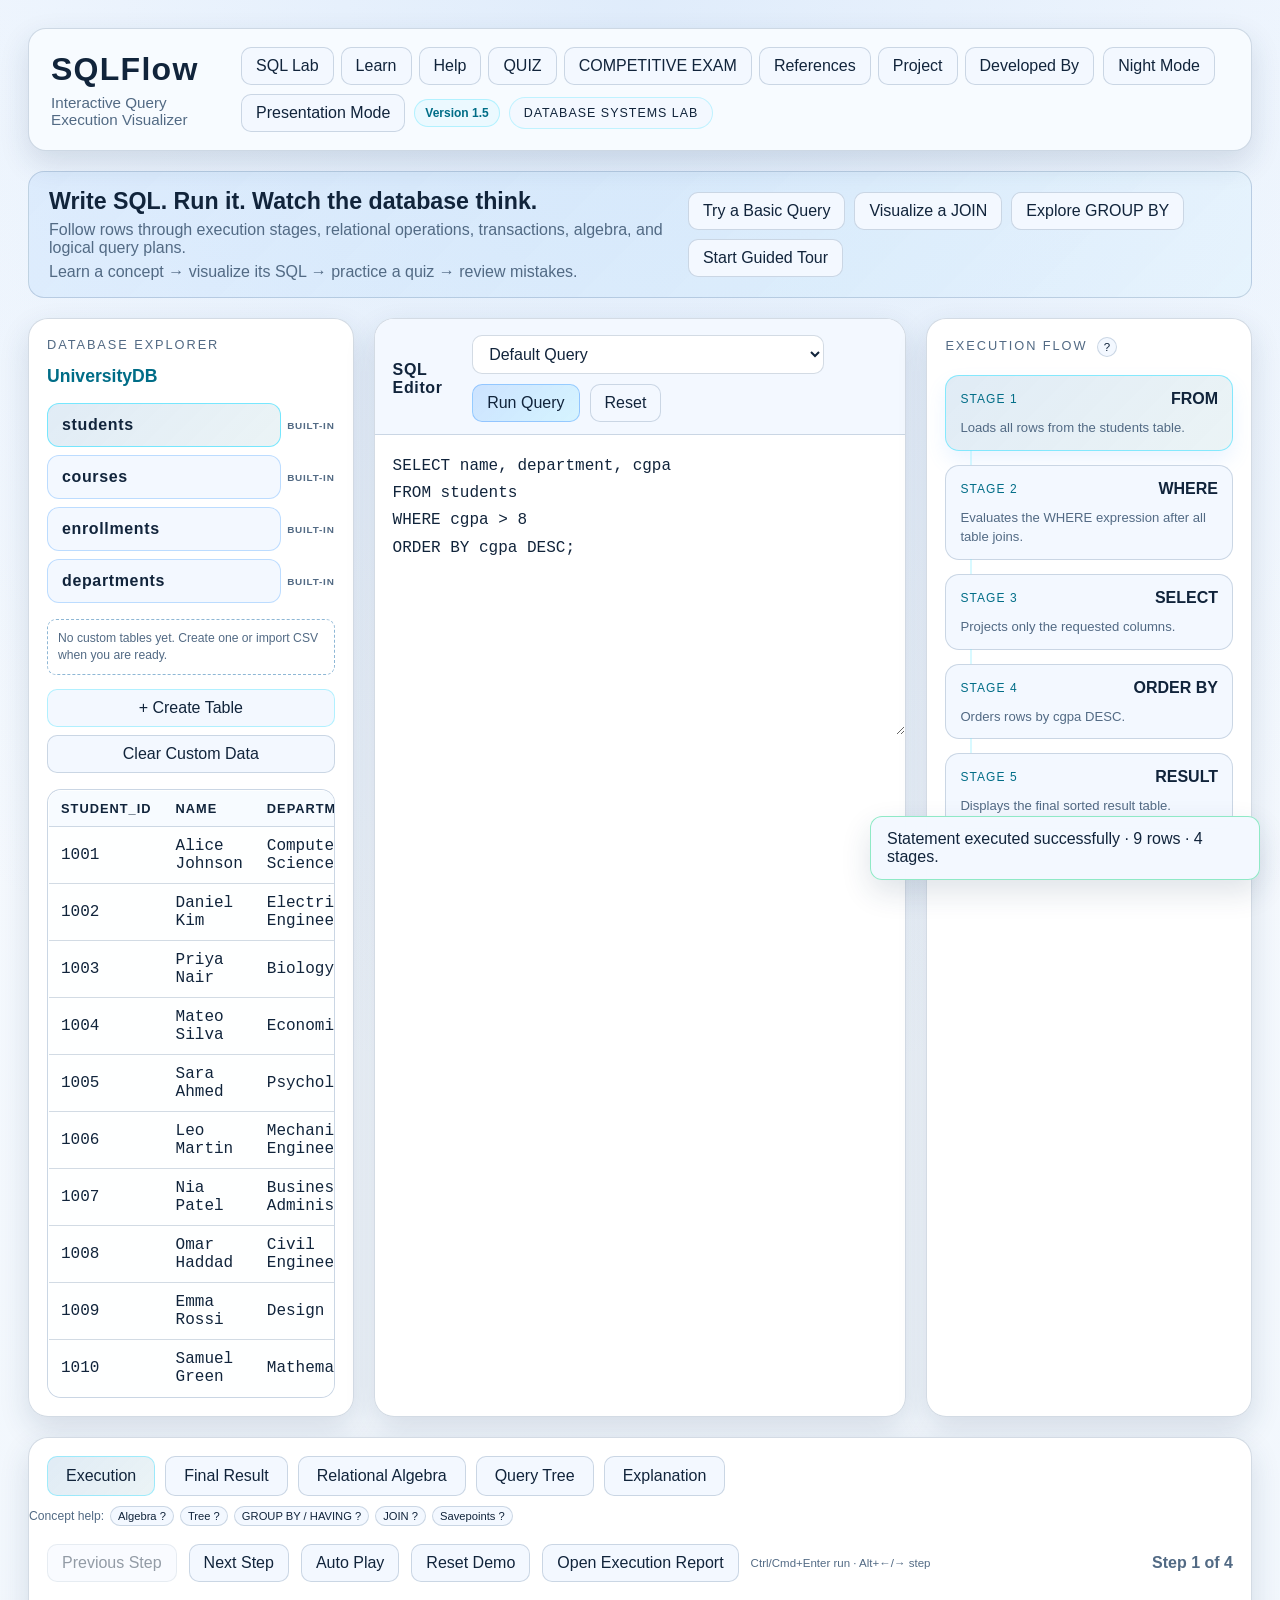
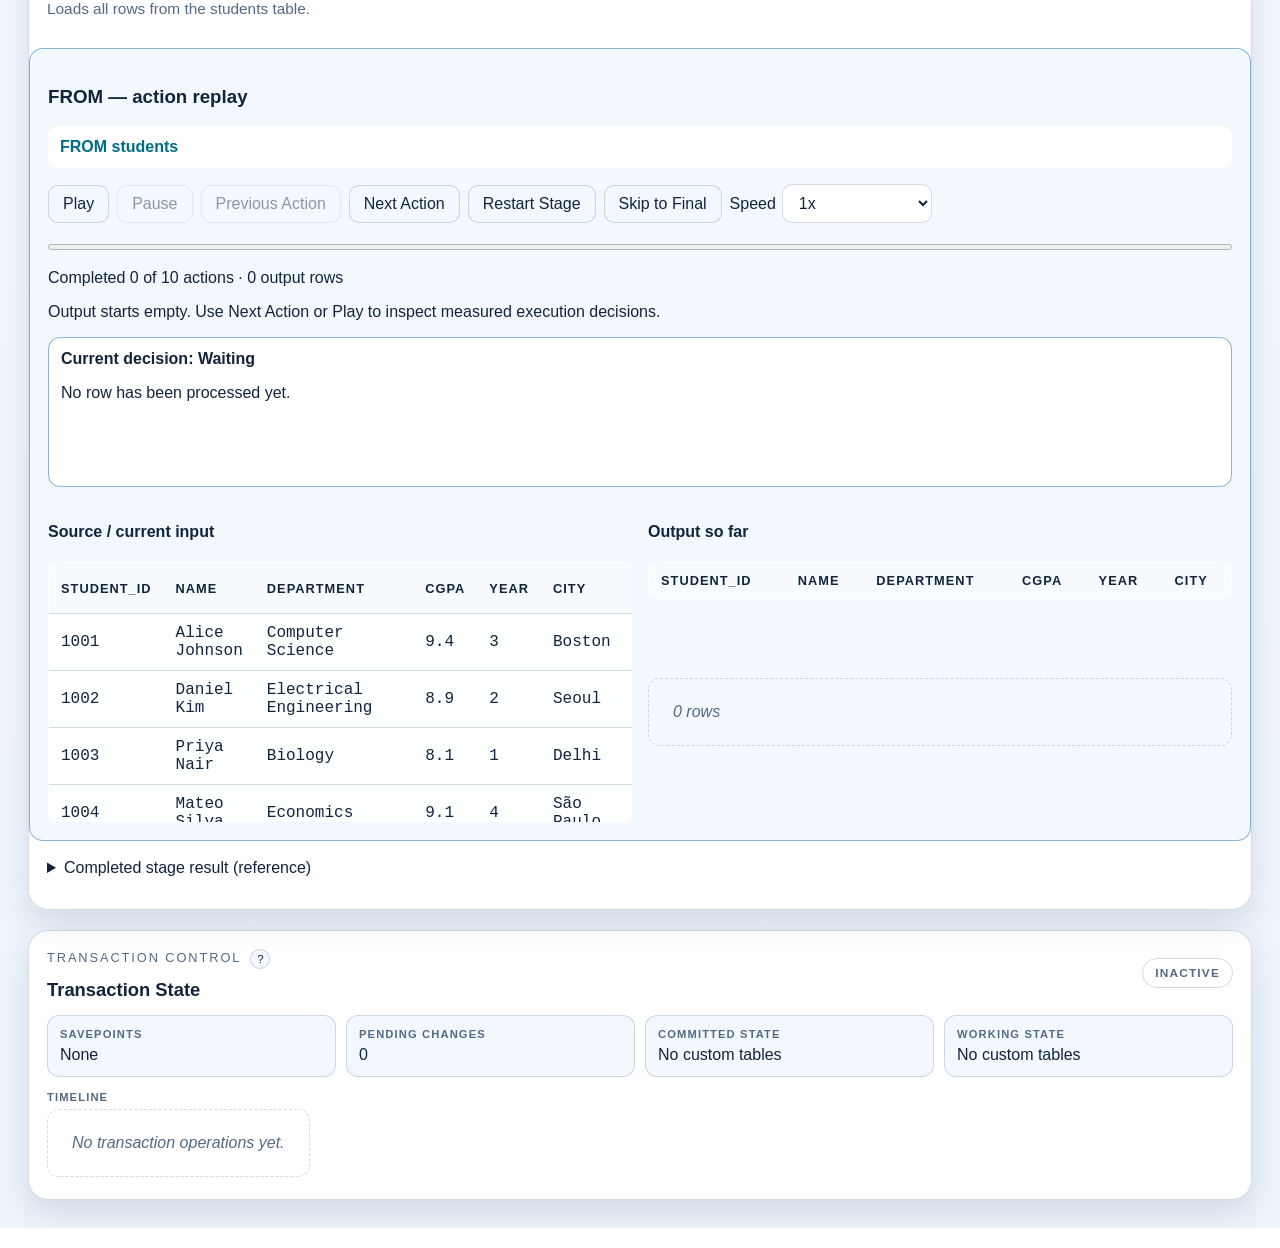
<file: index.html>
<!DOCTYPE html>
<html lang="en">
  <head>
    <meta charset="UTF-8" />
    <meta name="viewport" content="width=device-width, initial-scale=1.0" />
    <link rel="icon" href="data:," />
    <title>SQLFlow</title>
    <link rel="stylesheet" href="style.css" />
  </head>
  <body>
    <div class="app-shell">
      <header class="topbar">
        <div>
          <h1>SQLFlow</h1>
          <p>Interactive Query Execution Visualizer</p>
        </div>
        <div class="topbar-actions">
          <nav class="academic-nav" aria-label="Primary navigation">
            <button class="secondary" type="button" data-academic-section="lab">SQL Lab</button>
            <button class="secondary" type="button" data-academic-section="learn">Learn</button>
            <button class="secondary" type="button" data-academic-section="help">Help</button>
            <button class="secondary" type="button" data-academic-section="quiz">QUIZ</button>
            <button class="secondary" type="button" data-academic-section="competitive">COMPETITIVE EXAM</button>
            <button class="secondary" type="button" data-academic-section="references">References</button>
            <button class="secondary" type="button" data-academic-section="project">Project</button>
            <button class="secondary" type="button" data-academic-section="developed">Developed By</button>
          </nav>
          <button id="themeToggleBtn" class="secondary" type="button" aria-label="Switch to day theme" aria-pressed="false">Day Mode</button>
          <button id="presentationModeBtn" class="secondary" type="button" aria-pressed="false">Presentation Mode</button>
          <div class="version-badge">Version 1.5</div>
          <div class="badge">Database Systems Lab</div>
        </div>
      </header>

      <section class="intro-panel" aria-labelledby="introTitle">
        <div>
          <h2 id="introTitle">Write SQL. Run it. Watch the database think.</h2>
          <p>Follow rows through execution stages, relational operations, transactions, algebra, and logical query plans.</p>
          <p class="learning-path">Learn a concept → visualize its SQL → practice a quiz → review mistakes.</p>
        </div>
        <div class="quick-start-actions" aria-label="Quick start examples">
          <button type="button" data-quick-example="1">Try a Basic Query</button>
          <button type="button" data-quick-example="17">Visualize a JOIN</button>
          <button type="button" data-quick-example="11">Explore GROUP BY</button>
          <button type="button" id="startGuidedTour">Start Guided Tour</button>
        </div>
      </section>

      <main class="workspace">
        <aside class="panel explorer-panel">
          <div class="panel-heading">Database Explorer</div>
          <div class="db-name">UniversityDB</div>

          <div id="tableList" class="table-list" aria-label="Database tables"></div>

          <div class="database-actions">
            <button id="createTableBtn" class="create-table-button" type="button">+ Create Table</button>
            <button id="clearCustomDataBtn" class="secondary" type="button">Clear Custom Data</button>
          </div>

          <div id="databaseMessage" class="database-message hidden" role="status"></div>

          <div id="tablePreview" class="table-preview"></div>
        </aside>

        <section class="panel editor-panel">
          <div class="editor-toolbar">
            <div class="toolbar-title">SQL Editor</div>
            <div class="toolbar-actions">
              <select id="exampleQueries" aria-label="Example queries"></select>
              <button id="runQueryBtn" type="button">Run Query</button>
              <button id="resetQueryBtn" class="secondary" type="button">Reset</button>
            </div>
          </div>

          <textarea id="sqlEditor" spellcheck="false" aria-label="SQL editor">SELECT name, department, cgpa
FROM students
WHERE cgpa > 8
ORDER BY cgpa DESC;</textarea>
        </section>

        <aside class="panel flow-panel">
          <div class="panel-heading">Execution Flow <button class="help-tip" type="button" aria-label="About execution flow" data-help="Shows the logical stages SQLFlow applies in order and the intermediate rows produced by each stage.">?</button></div>
          <div id="executionFlow" class="execution-flow"></div>
        </aside>
      </main>

      <section class="panel visualization-panel">
        <div class="tab-row" aria-label="Visualization tabs">
          <button class="tab active" data-tab="execution" type="button">Execution</button>
          <button class="tab" data-tab="result" type="button">Final Result</button>
          <button class="tab" data-tab="algebra" type="button">Relational Algebra</button>
          <button class="tab" data-tab="tree" type="button">Query Tree</button>
          <button class="tab" data-tab="explanation" type="button">Explanation</button>
        </div>
        <div class="concept-help" aria-label="SQL concept help">
          <span>Concept help:</span>
          <button class="help-tip" type="button" data-help="Relational algebra expresses a query as operators such as selection, projection, grouping, and join." aria-label="About relational algebra">Algebra ?</button>
          <button class="help-tip" type="button" data-help="The query tree shows how logical operators feed data upward toward the final result." aria-label="About query trees">Tree ?</button>
          <button class="help-tip" type="button" data-help="GROUP BY partitions rows into groups before aggregate values are calculated. HAVING filters those completed groups." aria-label="About grouping and having">GROUP BY / HAVING ?</button>
          <button class="help-tip" type="button" data-help="A JOIN compares key columns from two table inputs and combines matching rows. LEFT JOIN also preserves unmatched left rows with NULL values." aria-label="About joins">JOIN ?</button>
          <button class="help-tip" type="button" data-help="A savepoint names a snapshot inside an active transaction. ROLLBACK TO restores that snapshot without ending the transaction." aria-label="About savepoints">Savepoints ?</button>
        </div>

        <div class="bottom-toolbar">
          <button id="prevStepBtn" type="button">Previous Step</button>
          <button id="nextStepBtn" type="button">Next Step</button>
          <button id="autoPlayBtn" type="button">Auto Play</button>
          <button id="resetDemoBtn" class="secondary" type="button">Reset Demo</button>
          <button id="downloadReportBtn" class="secondary" type="button" disabled>Open Execution Report</button>
          <span class="shortcut-hint">Ctrl/Cmd+Enter run · Alt+←/→ step</span>
          <span id="stepCounter">Step 1 of 4</span>
        </div>

        <div id="executionStageDescription" class="stage-description"></div>
        <div id="simulationContainer" class="hidden"></div>
        <div id="executionTableContainer" class="table-container"></div>
        <div id="finalResultContainer" class="result-container hidden"></div>
        <div id="relationalAlgebraContainer" class="plan-container hidden"></div>
        <div id="queryTreeContainer" class="plan-container hidden"></div>
        <div id="explanationContainer" class="explanation-container hidden"></div>
      </section>

      <section class="panel transaction-panel">
        <div class="transaction-heading">
          <div>
            <div class="panel-heading">Transaction Control <button class="help-tip" type="button" aria-label="About transactions" data-help="Transactions isolate pending custom-table changes until COMMIT. ROLLBACK discards them; savepoints restore an earlier working state.">?</button></div>
            <h2>Transaction State</h2>
          </div>
          <span id="transactionStatus" class="transaction-status inactive">INACTIVE</span>
        </div>
        <div class="transaction-summary-grid">
          <div><span class="summary-label">Savepoints</span><div id="transactionSavepoints">None</div></div>
          <div><span class="summary-label">Pending changes</span><div id="transactionPending">0</div></div>
          <div><span class="summary-label">Committed state</span><div id="transactionCommitted">No custom tables</div></div>
          <div><span class="summary-label">Working state</span><div id="transactionWorking">No custom tables</div></div>
        </div>
        <div class="transaction-timeline-wrap">
          <div class="summary-label">Timeline</div>
          <div id="transactionTimeline" class="transaction-timeline"><div class="empty-state">No transaction operations yet.</div></div>
        </div>
      </section>
    </div>

    <div id="academicModal" class="modal-backdrop hidden" role="dialog" aria-modal="true" aria-labelledby="academicTitle">
      <article class="academic-modal">
        <header class="academic-header"><div><div class="panel-heading">SQLFlow Academic Project</div><h2 id="academicTitle">Learn</h2></div><button id="closeAcademicBtn" class="secondary" type="button">Close</button></header>
        <section id="learnSection" class="academic-section">
          <h3>Learn SQL with logical execution</h3><p>Conventional SQL teaching often describes the conceptual order as FROM → JOIN → WHERE → GROUP BY → HAVING → SELECT → DISTINCT → ORDER BY → LIMIT. SQLFlow's displayed stages follow its actual executor: FROM → JOIN → WHERE → GROUP BY → SELECT / AGGREGATE → HAVING → DISTINCT → ORDER BY → LIMIT. Only stages used by a query appear. SQLFlow calculates grouped projections before filtering those groups with HAVING; the final rows still reflect the HAVING condition.</p>
          <div id="learnTopics" class="learn-grid"></div>
          <section id="joinVideoLesson" class="join-video-lesson" aria-labelledby="joinVideoTitle"><h3 id="joinVideoTitle">JOIN video tutorial</h3><p>Joins in SQL — Neso Academy. If the player is blocked by browser or YouTube restrictions, use the exact Watch on YouTube link below.</p><div class="responsive-video"><iframe src="https://www.youtube-nocookie.com/embed/h4EQBAzW3m4" title="Joins in SQL — Neso Academy" loading="lazy" allow="accelerometer; encrypted-media; gyroscope; picture-in-picture; web-share" referrerpolicy="strict-origin-when-cross-origin" allowfullscreen></iframe></div><p><a href="https://youtu.be/h4EQBAzW3m4?si=1JtslSqT4QU3ZziA" target="_blank" rel="noopener noreferrer">Watch on YouTube</a></p><div class="simulation-controls"><button type="button" data-join-learning="lab">Run JOIN Simulation</button><button type="button" data-join-learning="help">JOIN Help</button><button type="button" data-join-learning="quiz">Practice JOIN Questions</button></div></section>
          <p class="learn-note">The JOIN video is an external instructional lesson. A student-made project demonstration recording is not included.</p>
          <section><h3>References</h3><p>Explore verified database textbooks, SQL research, PostgreSQL documentation, and official GATE resources. Research on physical query optimizers is background reading, not an SQLFlow implementation claim.</p><button type="button" data-academic-section="references">Open full References</button></section>
        </section>
        <section id="helpSection" class="academic-section hidden">
          <h3>Interactive SQLFlow Manual</h3><details><summary>Quick-start checklist</summary><ol class="workflow-list"><li>Choose a built-in table or create/import custom data.</li><li>Write SQL or select a built-in example.</li><li>Run the query with Run Query or Ctrl/Cmd + Enter.</li><li>Inspect stages with Previous, Next, or Auto Play.</li><li>Open Explanation, Relational Algebra, or Query Tree.</li><li>Download the execution report.</li></ol></details>
          <div id="interactiveHelp"></div>
          <div class="help-grid">
            <section><h4>Supported input</h4><p>Enter one supported statement at a time: SELECT, INSERT, UPDATE, DELETE, BEGIN, COMMIT, ROLLBACK, SAVEPOINT, or ROLLBACK TO. SELECT supports FROM, INNER/LEFT JOIN with equality ON, WHERE with comparisons and AND/OR/parentheses, GROUP BY, HAVING, DISTINCT, ORDER BY, LIMIT, and COUNT/SUM/AVG/MIN/MAX. Data changes apply to custom tables.</p></section>
            <section><h4>Current limits</h4><p>SQLFlow does not implement subqueries, CTEs, window functions, RIGHT/FULL OUTER JOIN, physical plans, index simulation, cost-based optimization, or concurrency/locking. The public GitHub Pages site stores quiz history in this browser only; the optional PostgreSQL backend runs locally and is not part of the public site.</p></section>
            <section><h4>Input and examples</h4><p>SQLFlow accepts supported SELECT, DML, and transaction statements. Pick an example, edit it in the SQL editor, then run one statement at a time.</p></section>
            <section><h4>Execution navigation</h4><p>Previous and Next select intermediate datasets. Auto Play advances automatically. Final Result shows the completed output.</p></section>
            <section><h4>Reading visualizations</h4><p>Execution tables show rows after each operation. JOIN view highlights compared keys. Algebra summarizes operators, Query Tree shows the logical plan, and Explanation narrates measured results.</p></section>
            <section><h4>Transactions</h4><p>BEGIN opens a working copy; COMMIT persists it; ROLLBACK discards it. SAVEPOINT and ROLLBACK TO manage checkpoints.</p></section>
            <section><h4>Custom data and reset</h4><p>Create typed tables or import CSV in Database Explorer. Reset Demo restores the default query and preserves custom tables unless Clear Custom Data is explicitly confirmed.</p></section>
            <section><h4>Presentation and reports</h4><p>Presentation Mode emphasizes teaching views. Open Execution Report shows the report with separate Download TXT Report and Print / Save as PDF actions.</p></section>
            <section><h4>Competitive Exam and AI Tutor</h4><p>Browse 75 original solved practice questions, filter by topic, difficulty or exam style, then take a practice or test attempt. Public-site scores and answers stay in this browser; the optional local backend can also save them to PostgreSQL. AI Tutor is unavailable on the public site and never changes verified grading.</p></section>
            <section><h4>Keyboard shortcuts</h4><p>Ctrl/Cmd+Enter runs SQL, Alt+Right/Left changes stage, and Escape closes an open panel or Presentation Mode.</p></section>
          </div>
        </section>
        <section id="quizSection" class="academic-section hidden"></section>
        <section id="competitiveSection" class="academic-section hidden"></section>
        <section id="referencesSection" class="academic-section hidden"><h3>References and further reading</h3><p>Verified sources for database concepts and general background. SQLFlow illustrates logical operations; it does not implement the physical optimization methods in the research papers.</p><div id="referencesList" class="references-list"></div></section>
        <section id="projectSection" class="academic-section hidden">
          <h3>Project overview</h3><dl class="academic-facts"><div><dt>Problem Statement</dt><dd>Students can execute SQL queries but often cannot see how rows change through each logical operation.</dd></div><div><dt>Objective</dt><dd>Build an interactive browser-based system that visualizes SQL execution step-by-step and connects SQL syntax with relational operations and intermediate results.</dd></div><div><dt>Area</dt><dd>Core Database Systems / Database Management Systems</dd></div><div><dt>Activity Type</dt><dd>Innovation Sprint / Working Prototype</dd></div></dl>
          <h3>System architecture</h3><div class="architecture-flow" aria-label="System processing pipeline"><span>SQL Input</span><b>↓</b><span>Parser</span><b>↓</b><span>Parsed AST</span><b>↓</b><span>Execution Engine</span><b>↓</b><span>Stages + Metadata</span><b>↓</b><span>Visualization / Educational Output Layer</span><b>↓</b><span>Final Result / Explanation / Relational Algebra / Query Tree / Execution Report</span></div>
          <h3>Module design</h3><div id="moduleDesign" class="module-grid"></div>
          <h3>Interactive learning modules</h3><p>simulation.js replays executor instrumentation; help.js controls the searchable manual and guided tutorials; quiz-bank.js contains authored questions and isolated fixtures; quiz-engine.js handles grading and persistence; quiz.js renders attempts and reviews. The separate competitive-bank.js and competitive.js provide original exam-style practice; references.js lists verified further reading, and the optional AI Tutor uses a local FastAPI proxy when explicitly configured.</p>
          <h3>Working methodology</h3><ol><li>The user enters one supported SQL statement.</li><li>The token-aware parser validates syntax and creates a structured AST.</li><li>The executor reads SQLFlow's in-browser tables and records rows, columns, and operation metadata at each supported logical stage.</li><li>The visualizer shows intermediate relations and measured row-count changes.</li><li>The same structured result feeds Final Result, deterministic Explanation, and the downloadable execution report. SELECT queries also produce relational algebra and a logical query tree.</li><li>INSERT, UPDATE, DELETE, and transaction controls use the working-copy and snapshot mechanism for pending changes, savepoints, commit, and rollback.</li></ol>
          <h3>Testing and reliability</h3><p><strong>SQLFlow Version 1.4 passed 1,497 browser regressions and 412 complete Chrome interaction checks before release.</strong> Coverage includes the SQL engine, transactions, reports, safe rendering, quiz fixture keys and grading, action replay, state cleanup, and learning navigation. The dependency-free Chrome suite exercises actual buttons, tutorials, downloads, and responsive dialogs.</p>
          <h3>Creative features</h3><p>Intermediate datasets, JOIN comparison highlighting, synchronized query trees, deterministic English explanations, relational algebra, custom tables and CSV, transaction snapshots and savepoints, Presentation Mode, keyboard navigation, and extensive browser testing extend SQLFlow beyond a basic query executor.</p>
          <h3>Challenges and solutions</h3><ul><li>A token-aware parser handles supported SQL without a backend dependency.</li><li>Qualified row provenance preserves aliases and JOIN correctness.</li><li>Immutable stage metadata synchronizes tables, trees, algebra, explanations, and reports.</li><li>Transaction snapshots make rollback and savepoints deterministic.</li><li>Safe DOM APIs prevent table values and SQL text from becoming executable HTML.</li></ul>
          <h3>Future enhancements</h3><p>Subqueries, CTEs, window functions, RIGHT/FULL JOIN, physical plans, index simulation, cost estimation, backend connections, richer exports, and drag/zoom trees remain future work.</p>
          <h3>Conclusion</h3><p>SQLFlow demonstrates how SQL statements transform data through logical stages, helping bridge the gap between SQL syntax and internal database operations.</p>
        </section>
        <section id="developedSection" class="academic-section hidden"><h3>Developed By</h3><div class="people-grid"><section class="person-card"><img id="studentPhoto" alt="Photograph of Manavalla Venkata Akshay Sai" /><h4 id="studentName"></h4><p><strong>Register number:</strong> <span id="studentRegister"></span></p><p><strong>Project:</strong> <span id="studentProject"></span></p><p><strong>Course:</strong> <span id="studentCourse"></span></p></section><section class="person-card"><img class="guide-photo" src="assets/guide-photo.png" alt="Photograph of Dr. Swaminathan A, project guide" /><h4>Dr. Swaminathan A</h4><p>Assistant Professor</p><p>Project Guide</p></section></div></section>
      </article>
    </div>

    <div id="reportModal" class="modal-backdrop hidden" role="dialog" aria-modal="true" aria-labelledby="reportTitle">
      <article class="report-modal"><header class="academic-header no-print"><h2 id="reportTitle">SQLFlow Execution Report</h2><button id="closeReportBtn" class="secondary" type="button">Close Report</button></header><div class="report-actions no-print"><button id="downloadTxtBtn" type="button">Download TXT Report (.txt)</button><button id="printReportBtn" class="secondary" type="button">Print / Save as PDF</button></div><div id="printableReport" class="printable-report"></div></article>
    </div>

    <div id="tableEditorModal" class="modal-backdrop hidden" role="dialog" aria-modal="true" aria-labelledby="tableEditorTitle">
      <section class="table-editor-modal">
        <div class="table-editor-header">
          <div>
            <div class="panel-heading">Custom Table</div>
            <h2 id="tableEditorTitle">Create Table</h2>
          </div>
          <button id="closeTableEditorBtn" class="secondary" type="button" aria-label="Close table editor">Close</button>
        </div>

        <div id="tableEditorError" class="error-box hidden" role="alert"></div>

        <label class="form-field">
          <span>Table name</span>
          <input id="customTableName" type="text" autocomplete="off" placeholder="employees" />
        </label>

        <div class="editor-section-heading">
          <h3>Columns</h3>
          <button id="addColumnBtn" type="button">+ Add Column</button>
        </div>
        <div id="columnEditor" class="column-editor"></div>

        <div class="editor-section-heading">
          <h3>Rows</h3>
          <div class="row-actions">
            <button id="addCustomRowBtn" type="button">+ Add Row</button>
            <button id="clearCustomRowsBtn" class="secondary" type="button">Clear Rows</button>
          </div>
        </div>
        <div id="customRowsEditor" class="custom-rows-editor"></div>

        <div class="table-editor-footer">
          <div class="csv-actions">
            <button id="importCsvBtn" class="secondary" type="button">Import CSV</button>
            <input id="csvFileInput" class="hidden" type="file" accept=".csv,text/csv" />
          </div>
          <div>
            <button id="cancelTableEditorBtn" class="secondary" type="button">Cancel</button>
            <button id="saveCustomTableBtn" type="button">Save Table</button>
          </div>
        </div>
      </section>

    </div>

    <div id="toastContainer" class="toast-container hidden" aria-live="polite" aria-atomic="true"></div>

    <script src="js/database.js"></script>
    <script src="js/parser.js"></script>
    <script src="js/executor.js"></script>
    <script src="js/queryplan.js"></script>
    <script src="js/transactions.js"></script>
    <script src="js/explanations.js"></script>
    <script src="js/config.js"></script>
    <script src="js/reports.js"></script>
    <script src="js/academic.js"></script>
    <script src="js/simulation.js"></script>
    <script src="js/help.js"></script>
    <script src="js/quiz-bank.js"></script>
    <script src="js/quiz-fixtures.js"></script>
    <script src="js/quiz-expansion.js"></script>
    <script src="js/quiz-engine.js"></script>
    <script src="js/quiz-sync.js"></script>
    <script src="js/ai-tutor.js"></script>
    <script src="js/quiz.js"></script>
    <script src="js/competitive-bank.js"></script>
    <script src="js/competitive.js"></script>
    <script src="js/references.js"></script>
    <script src="js/visualizer.js"></script>
    <script src="js/examples.js"></script>
    <script src="js/ui.js"></script>
    <script src="script.js"></script>
  </body>
</html>
</file>
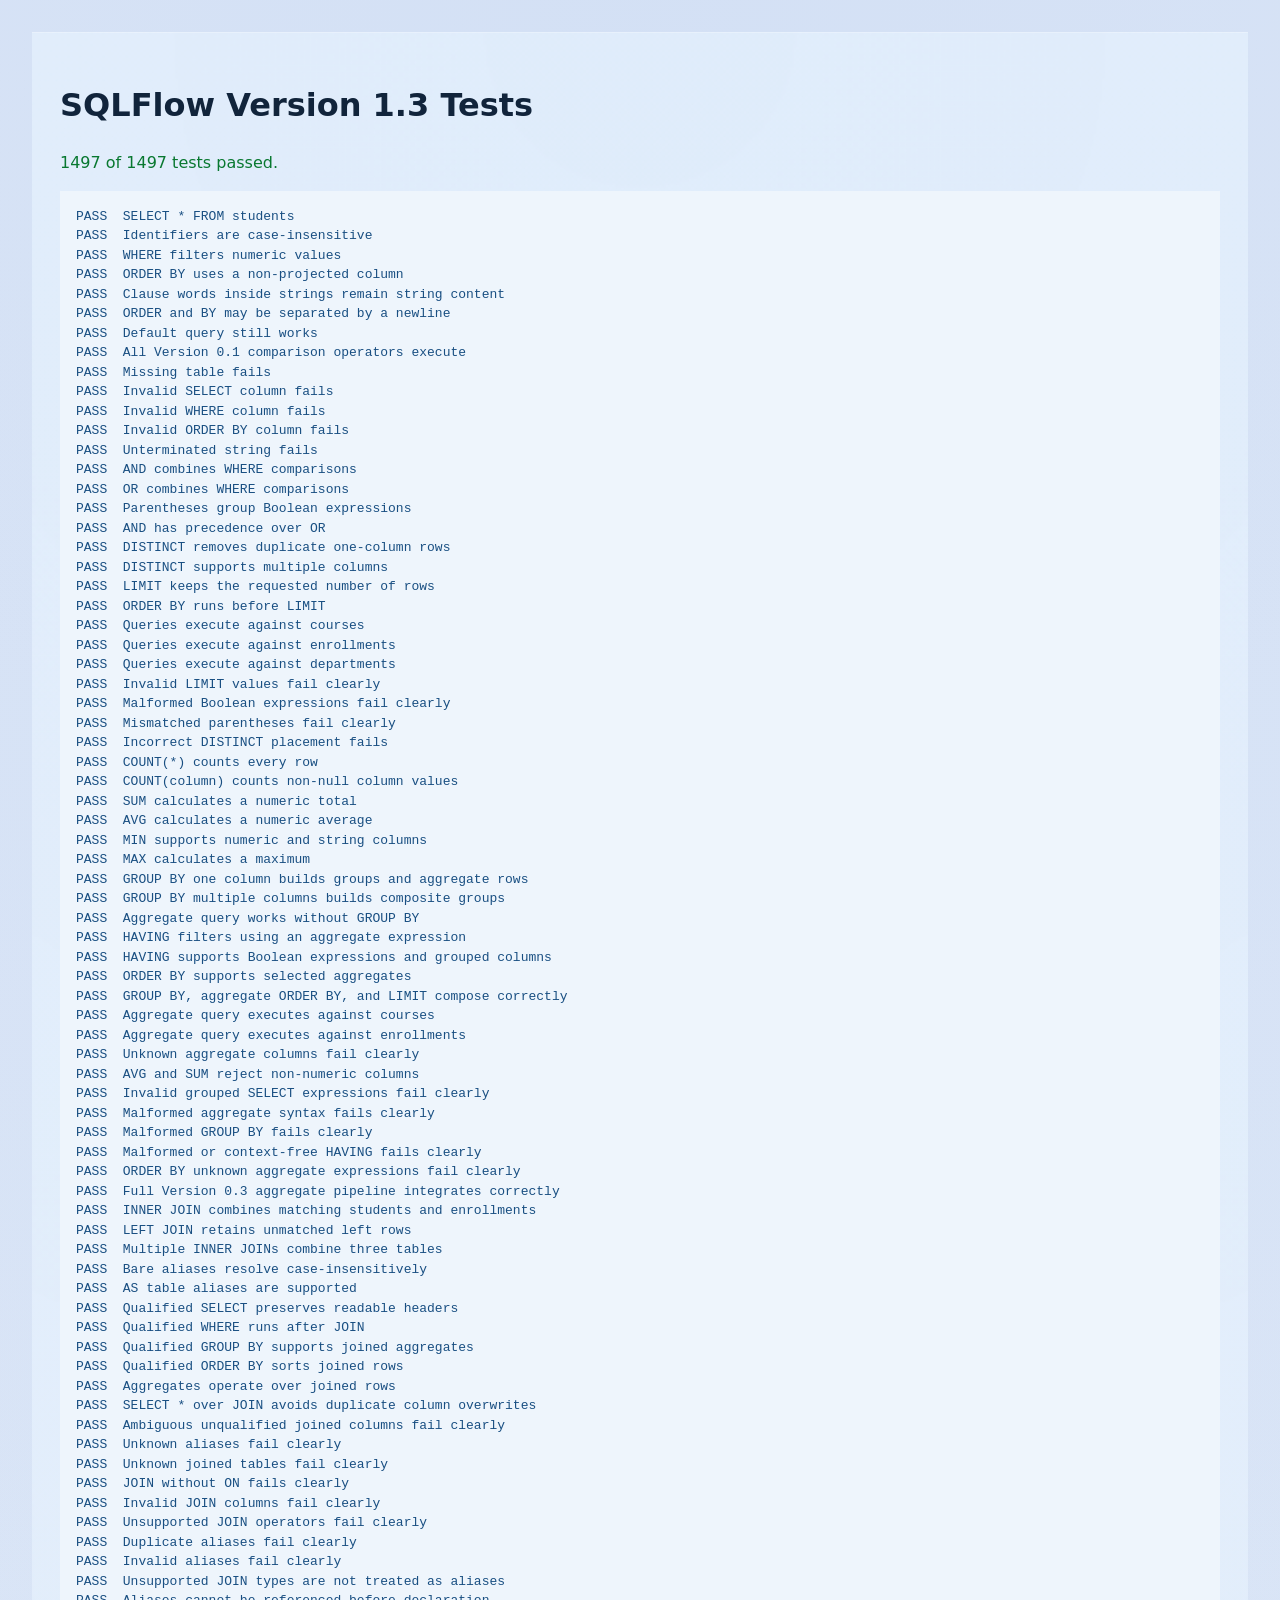
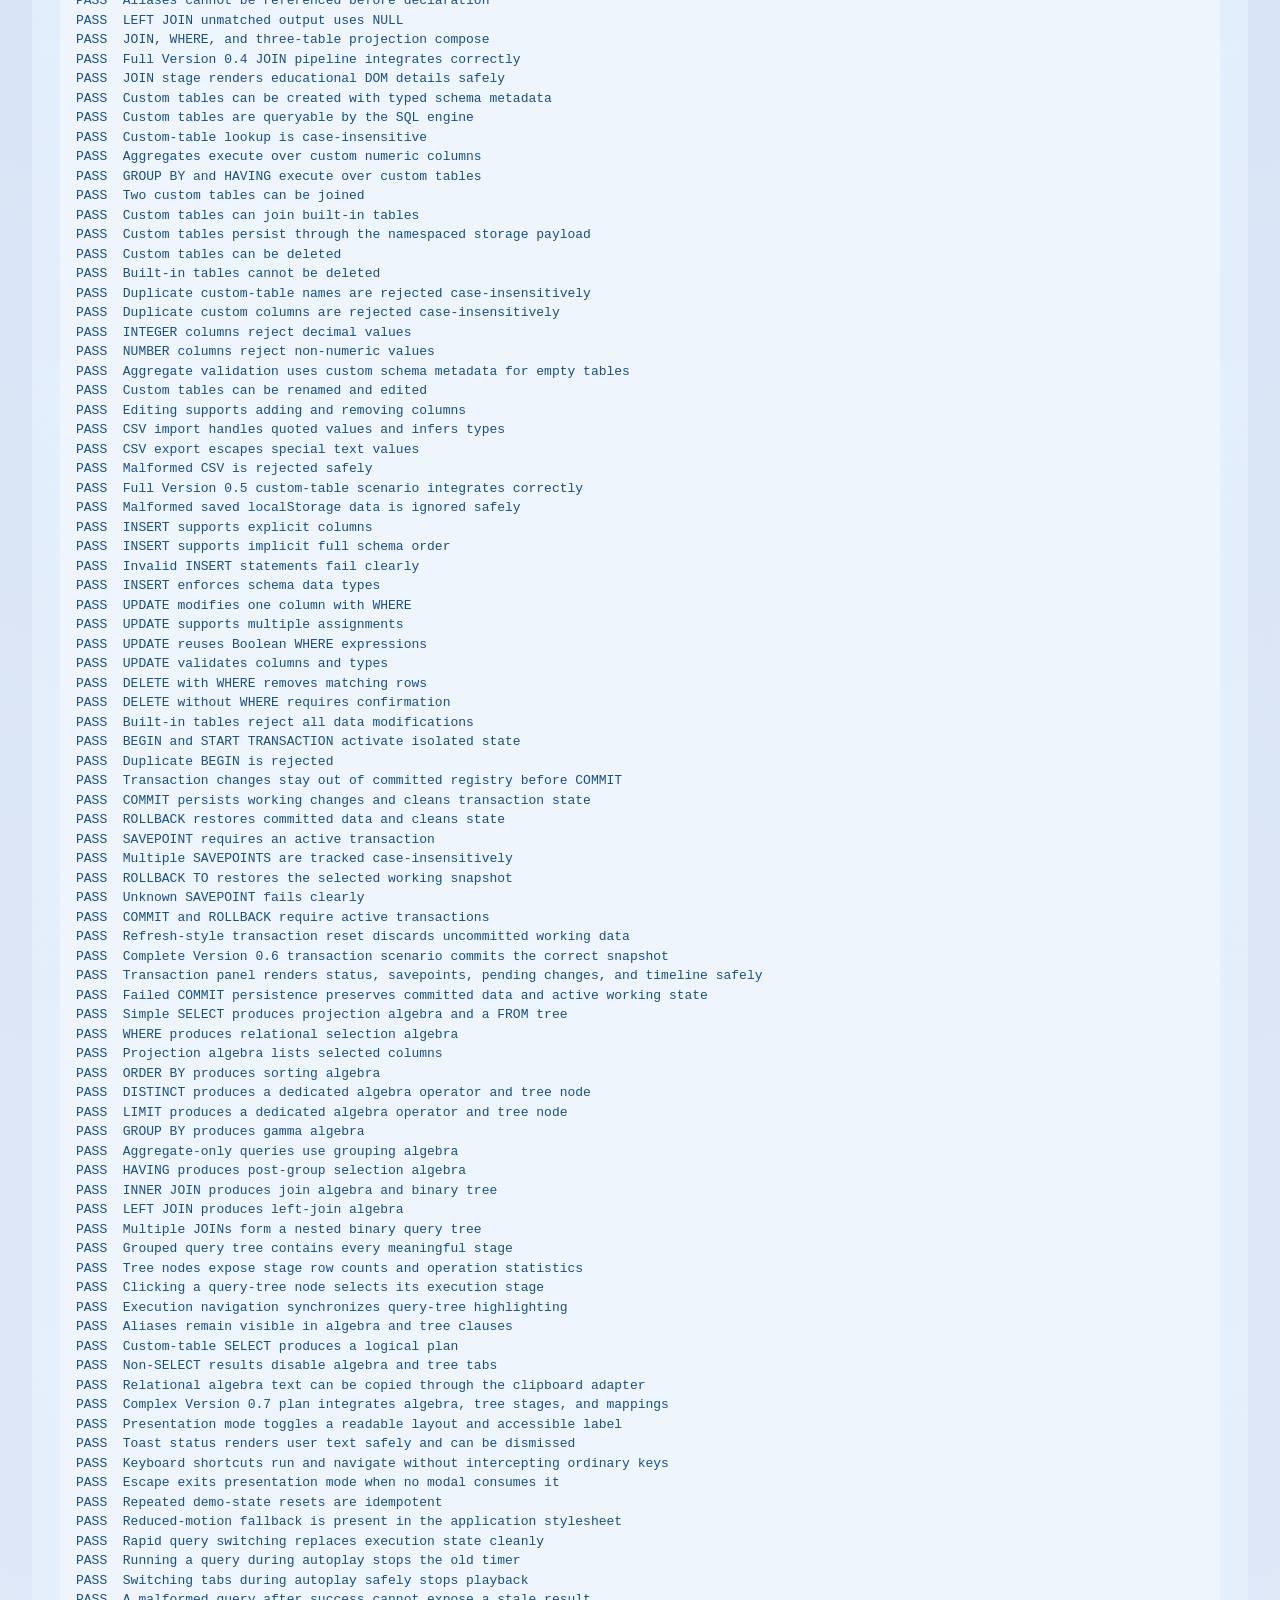
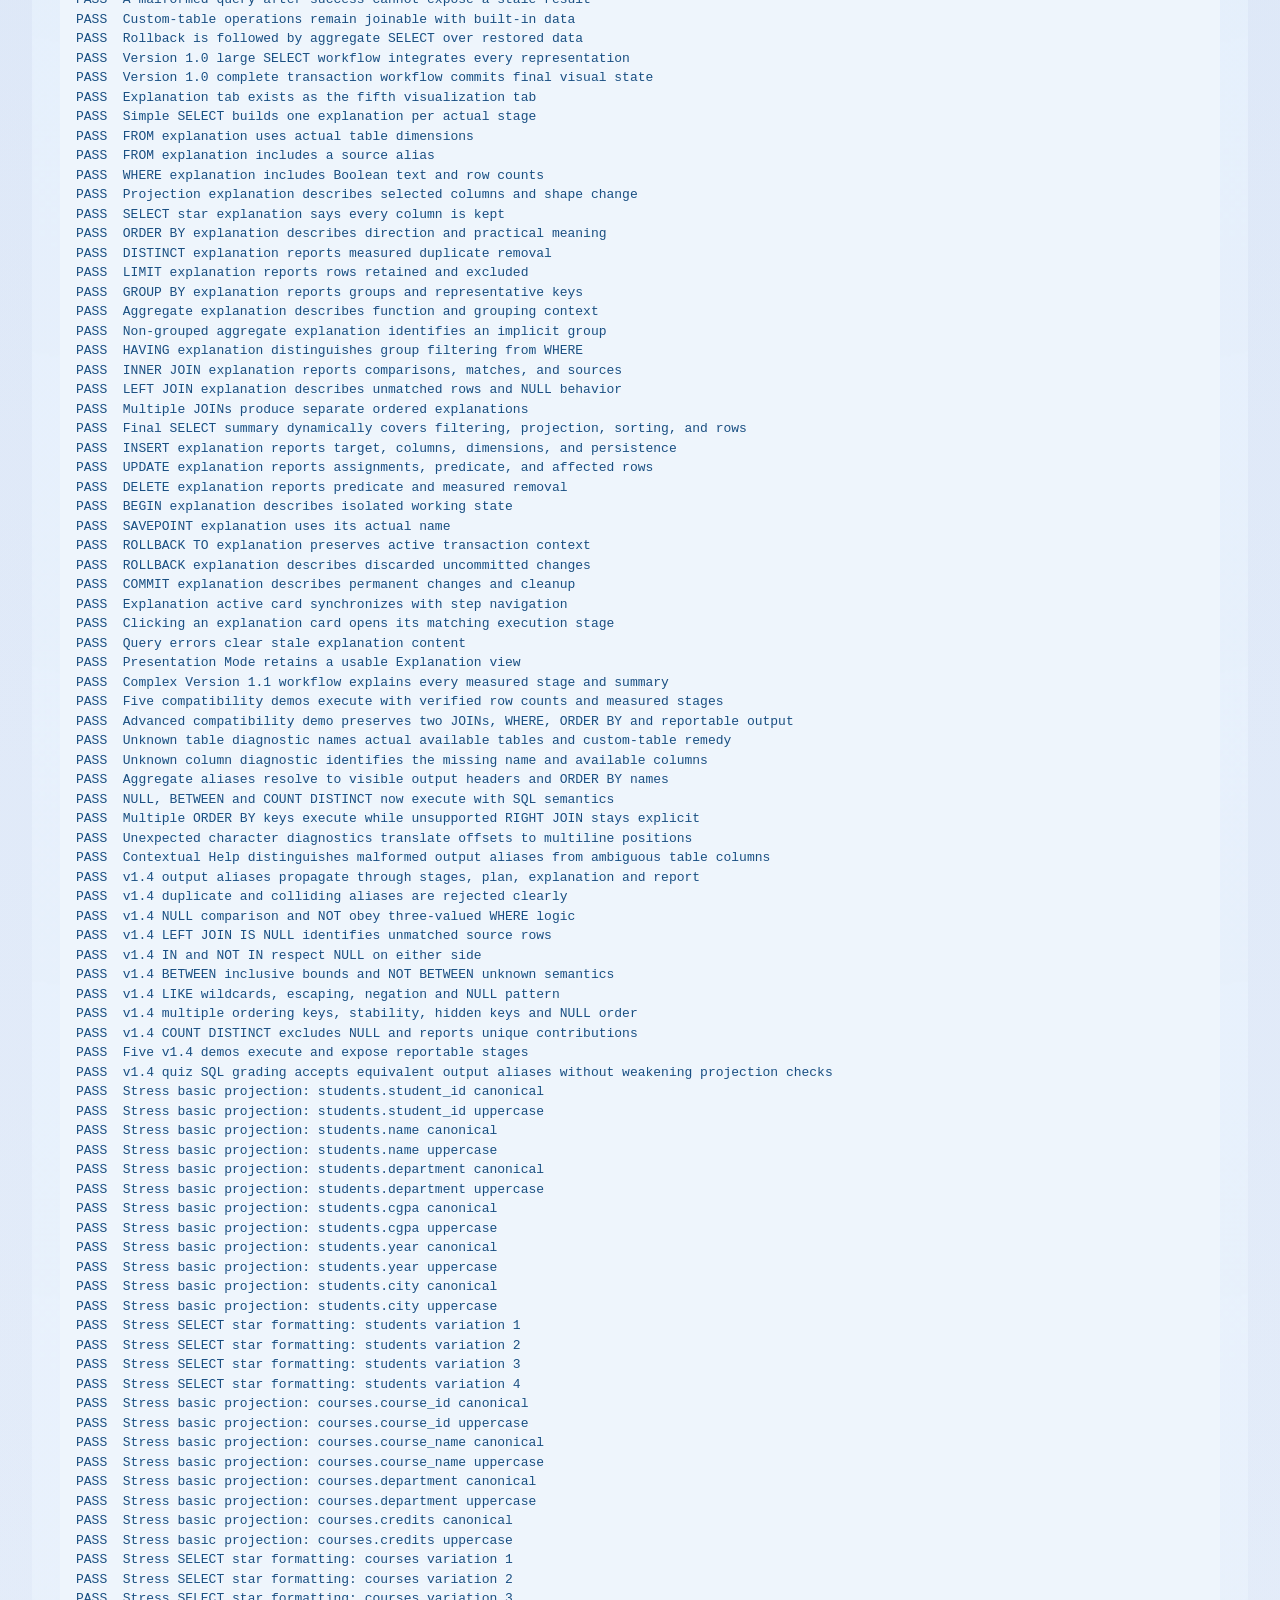
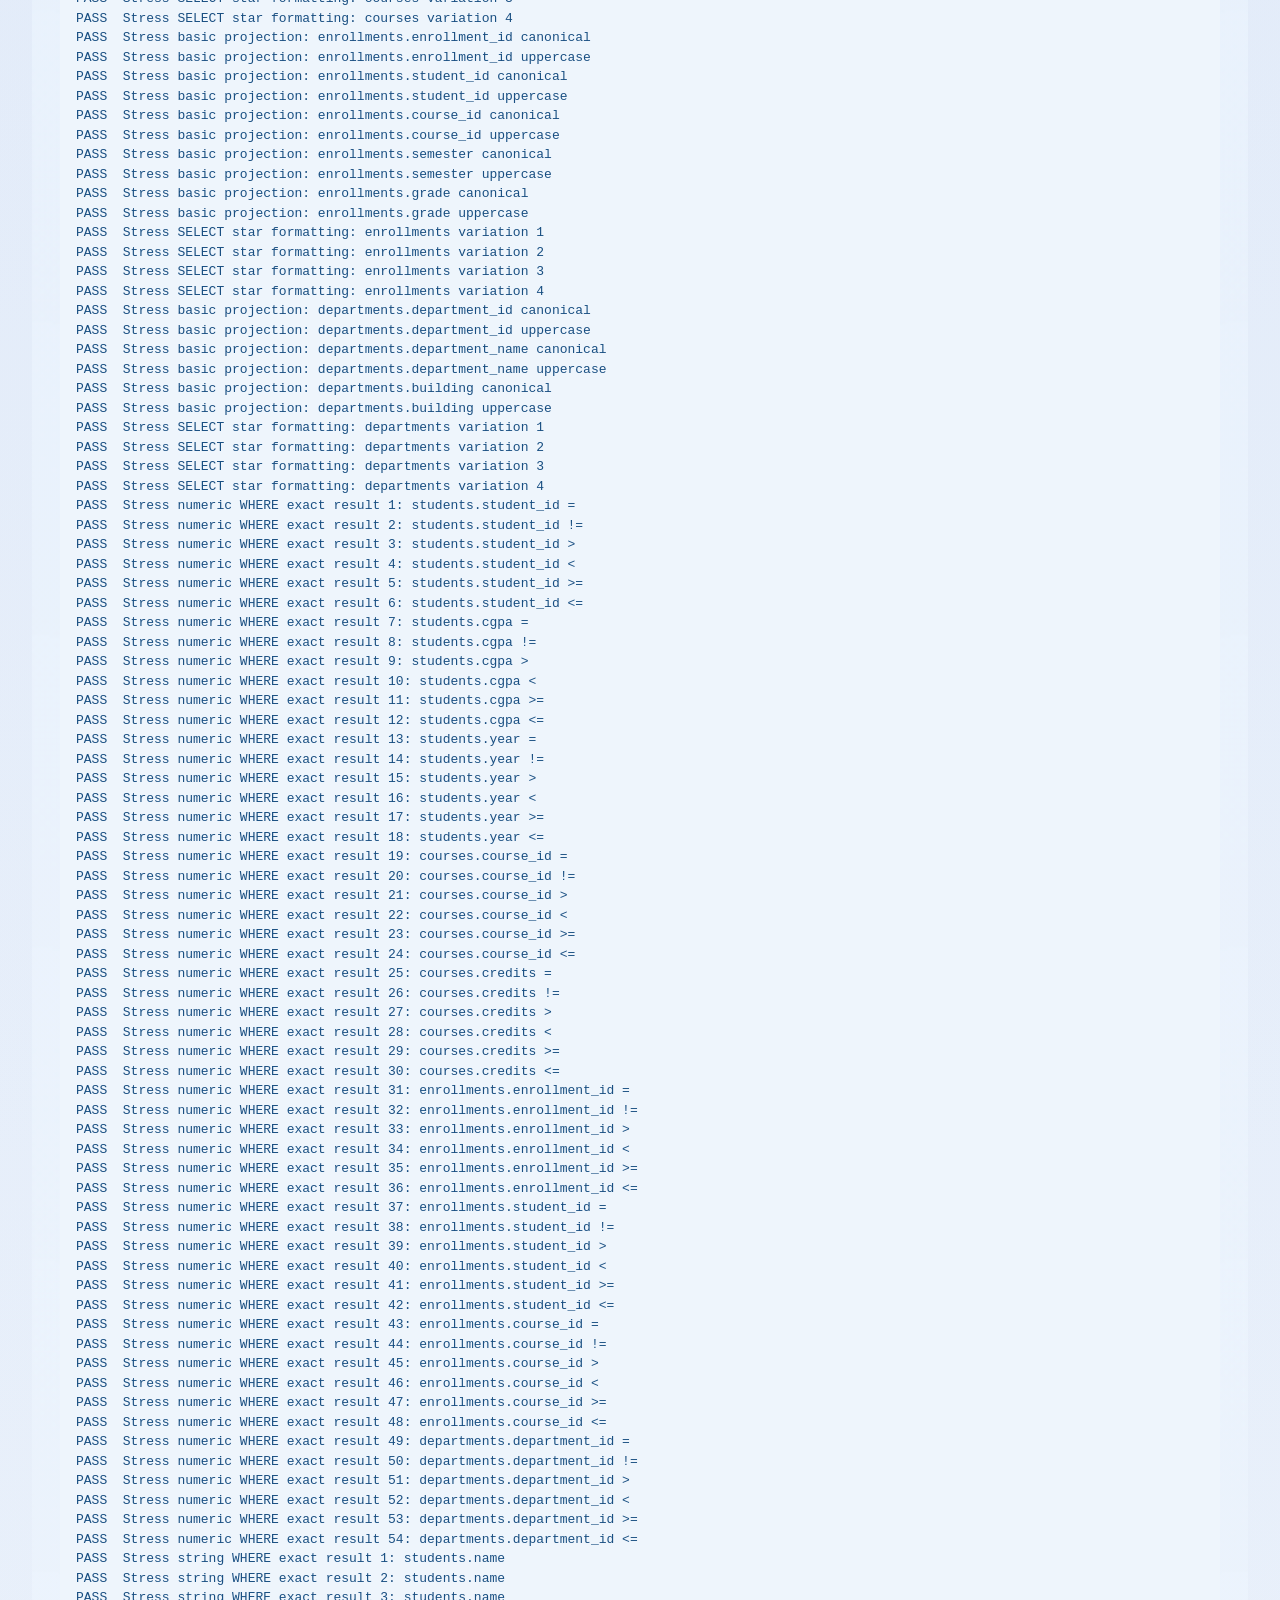
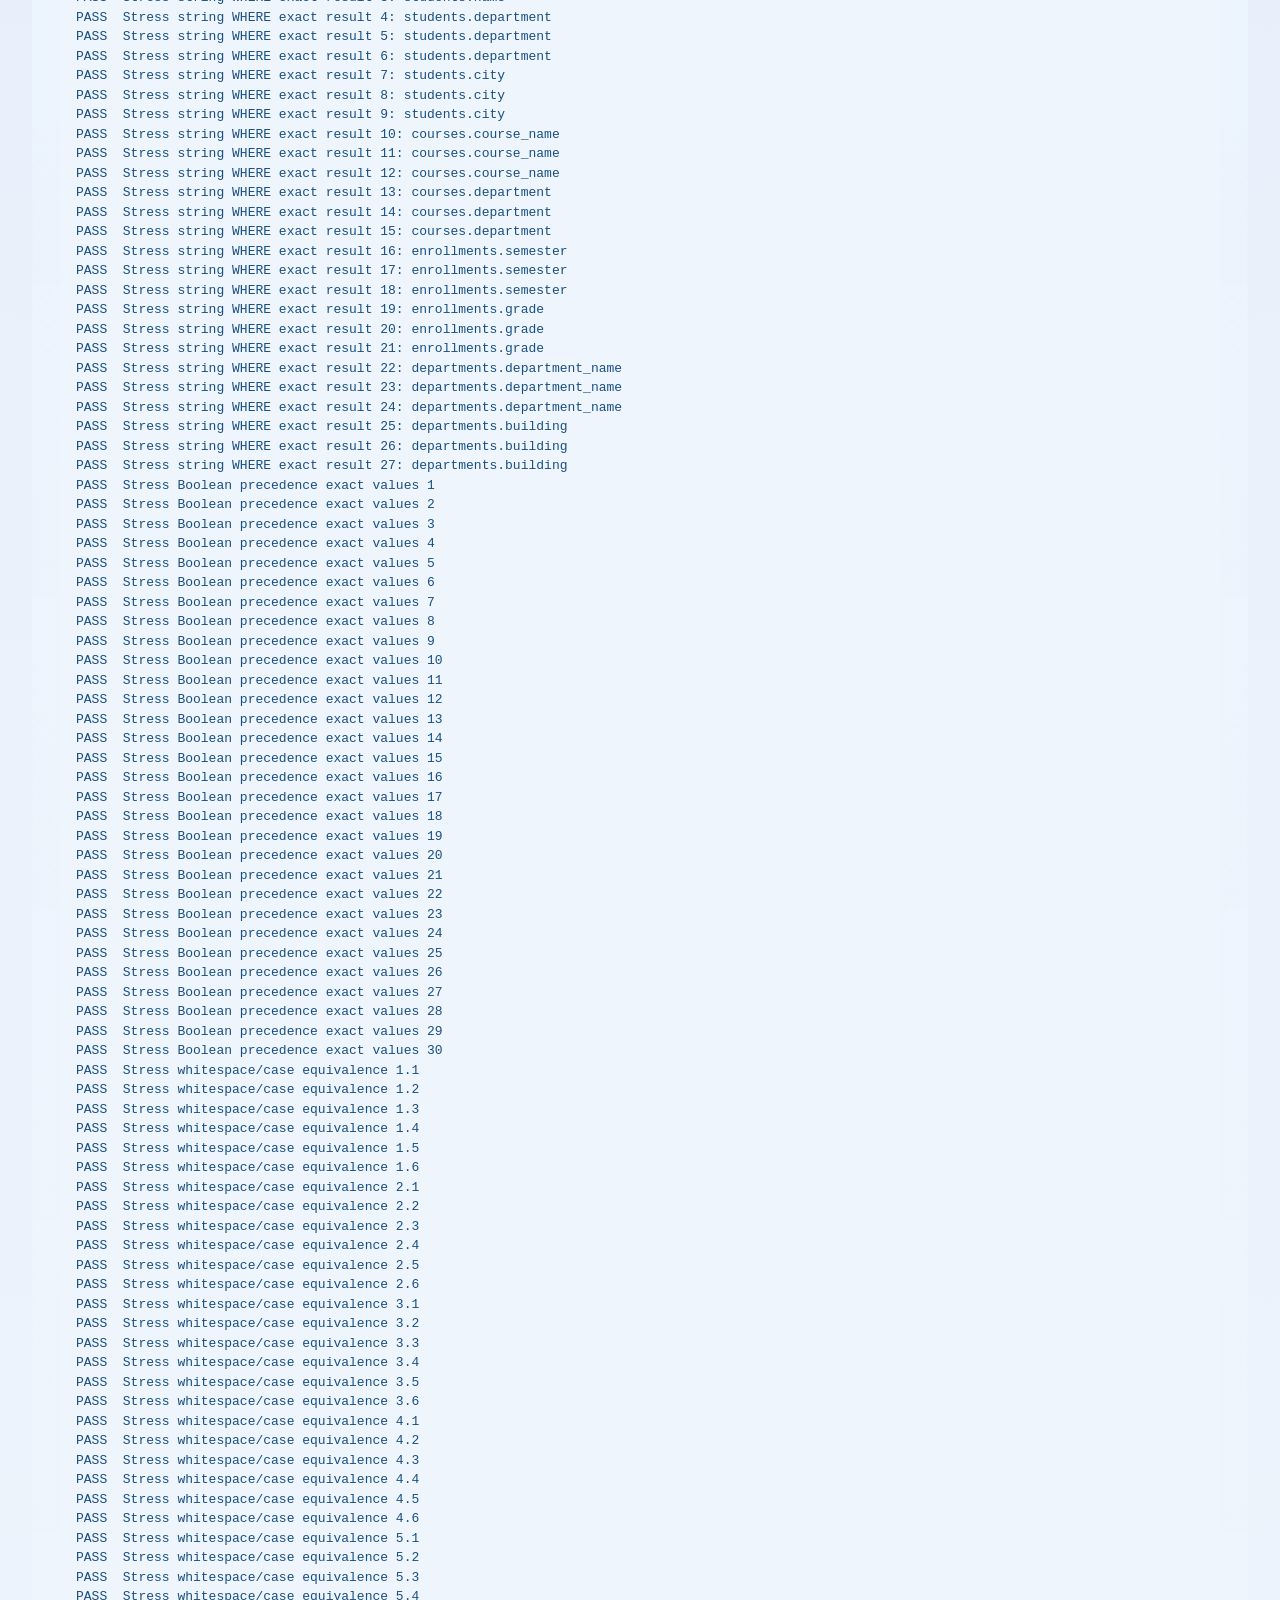
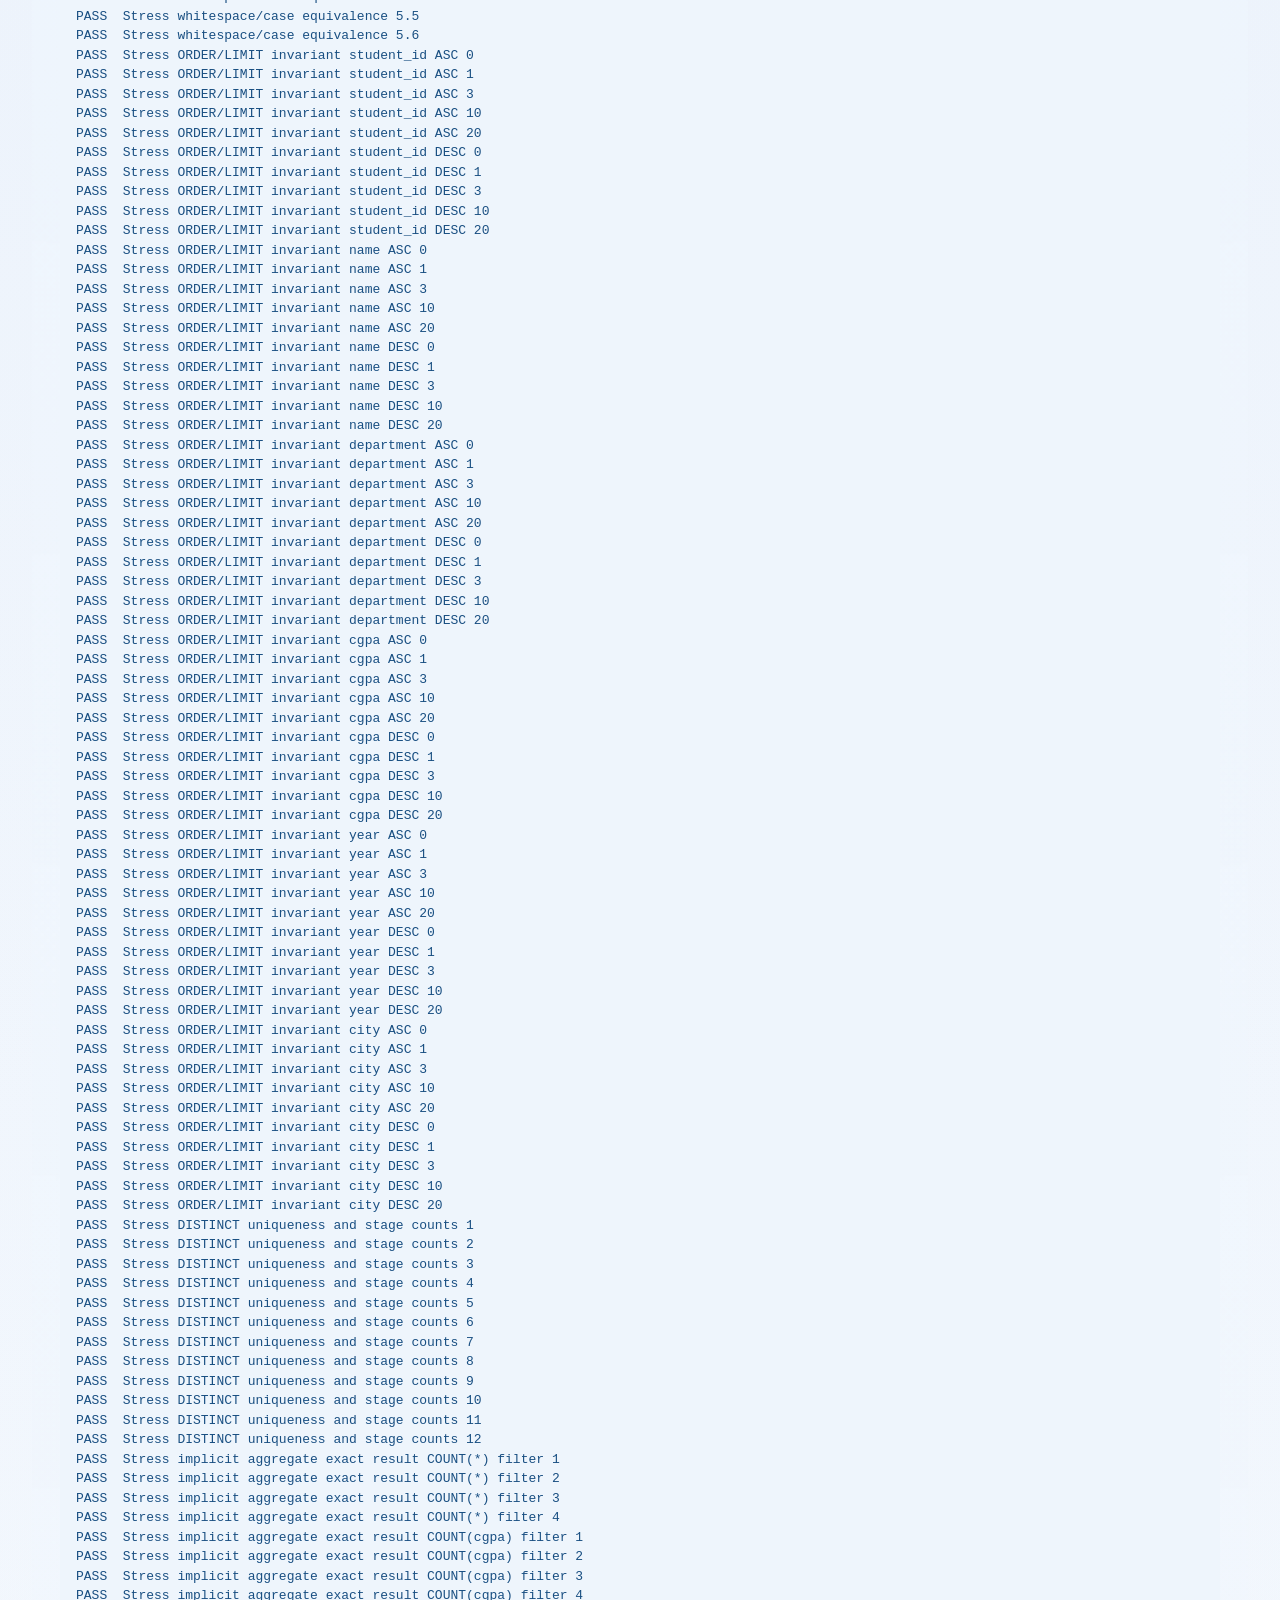
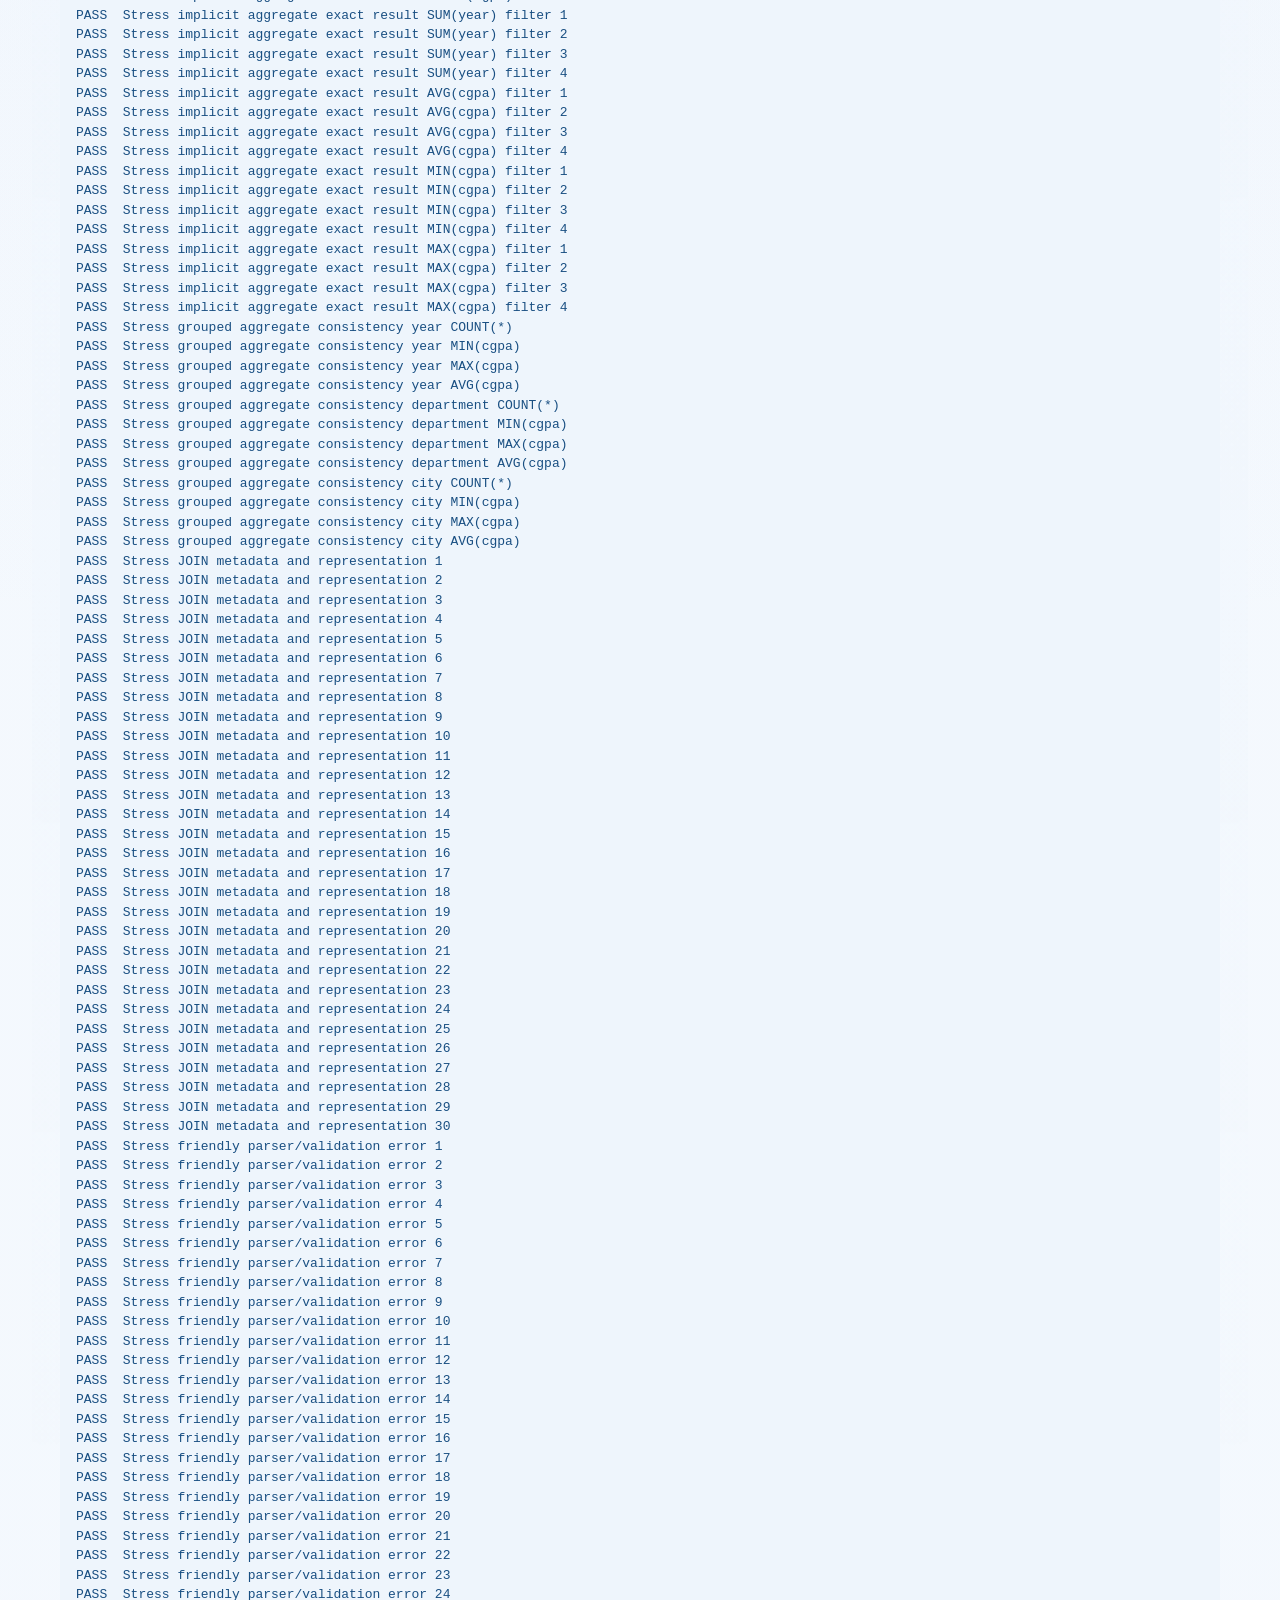
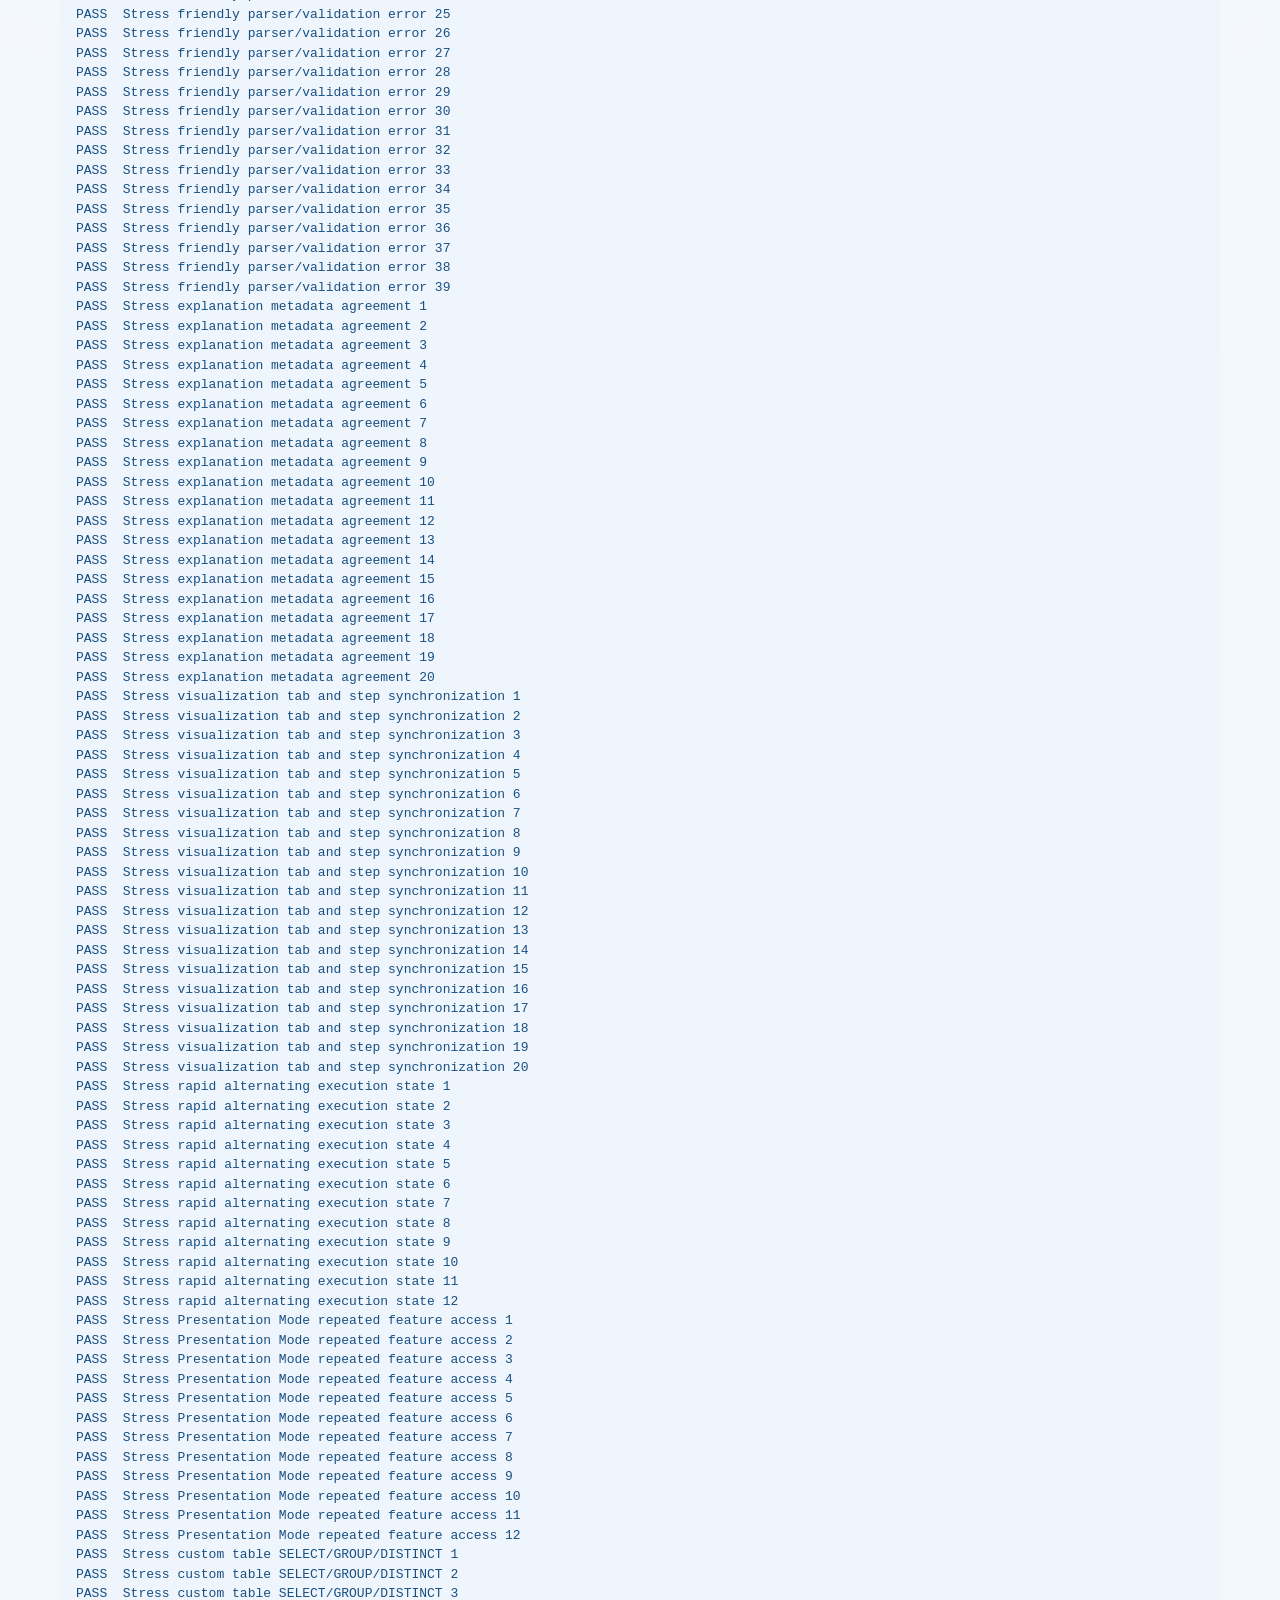
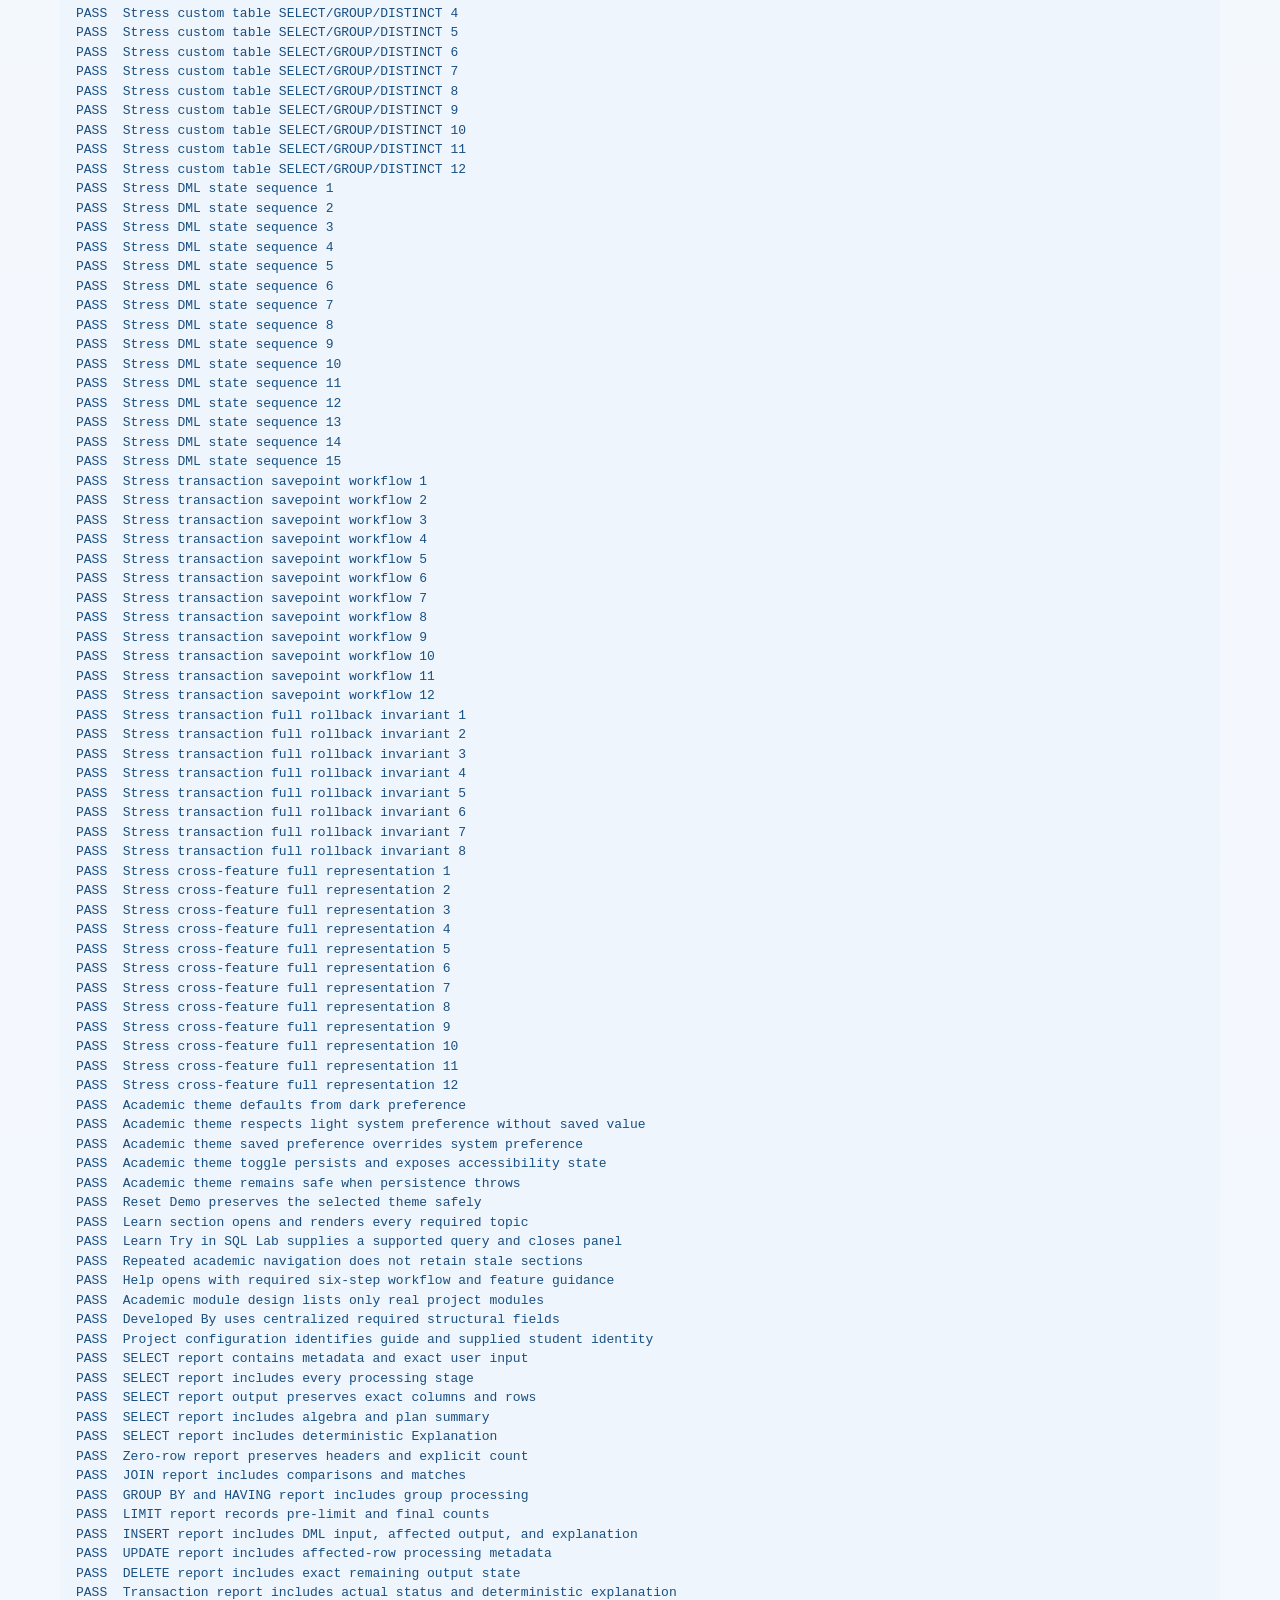
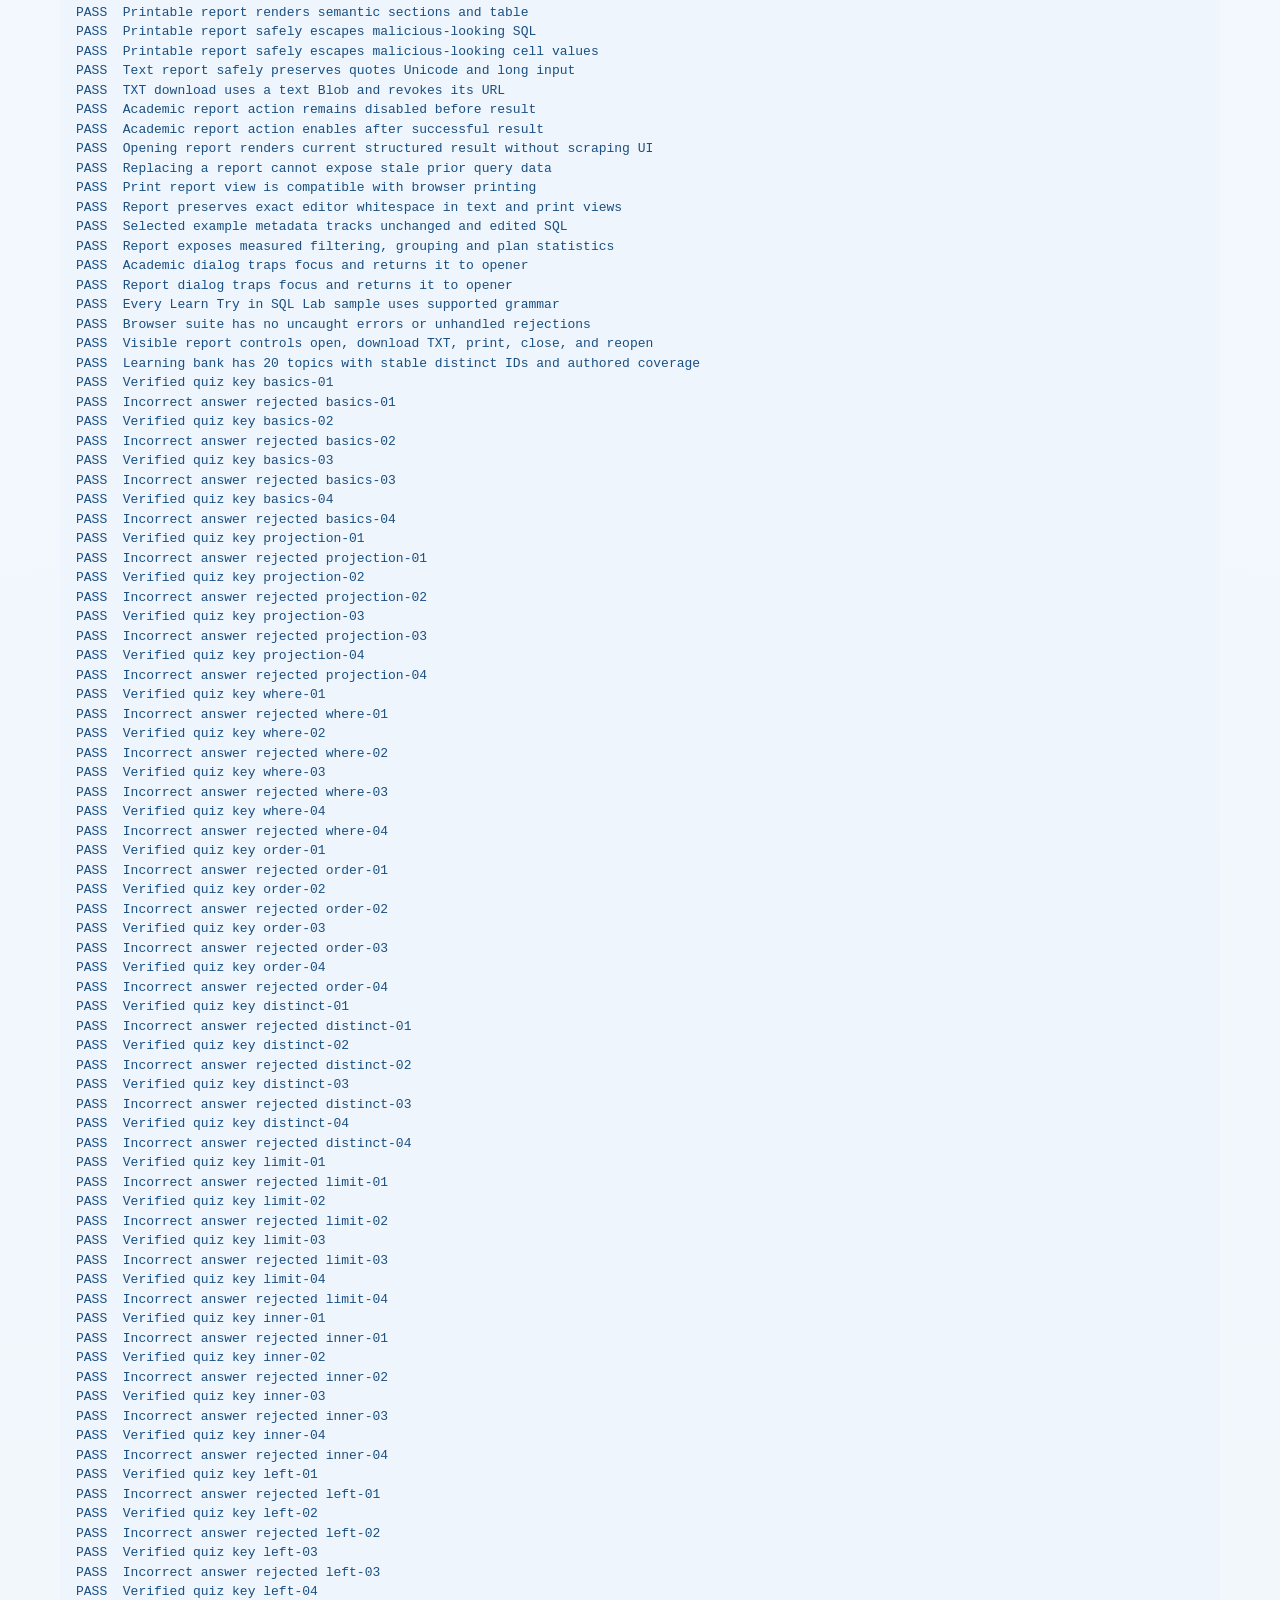
<file: tests.html>
<!DOCTYPE html>
<html lang="en">
  <head>
    <meta charset="UTF-8" />
    <meta name="viewport" content="width=device-width, initial-scale=1.0" />
    <title>SQLFlow Version 1.3 Tests</title>
    <link rel="stylesheet" href="style.css" />
    <style>
      body { font-family: system-ui, sans-serif; margin: 2rem; line-height: 1.5; }
      .pass { color: #087830; }
      .fail { color: #b42318; }
      pre { background: #f4f4f4; padding: 1rem; white-space: pre-wrap; }
    </style>
  </head>
  <body>
    <h1>SQLFlow Version 1.3 Tests</h1>
    <p id="summary">Running…</p>
    <pre id="testOutput"></pre>
    <section id="visualizerFixture" hidden>
      <div id="executionFlow"></div>
      <button id="prevStepBtn"></button>
      <button id="nextStepBtn"></button>
      <button id="autoPlayBtn"></button>
      <button class="tab" data-tab="execution"></button>
      <button class="tab" data-tab="result"></button>
      <button class="tab" data-tab="algebra"></button>
      <button class="tab" data-tab="tree"></button>
      <button class="tab" data-tab="explanation"></button>
      <span id="stepCounter"></span>
      <div id="executionStageDescription"></div>
      <div id="executionTableContainer"></div>
      <div id="finalResultContainer"></div>
      <div id="relationalAlgebraContainer"></div>
      <div id="queryTreeContainer"></div>
      <div id="explanationContainer"></div>
      <span id="transactionStatus"></span>
      <div id="transactionSavepoints"></div>
      <div id="transactionPending"></div>
      <div id="transactionCommitted"></div>
      <div id="transactionWorking"></div>
      <div id="transactionTimeline"></div>
      <button id="presentationModeBtn"></button>
      <button id="themeToggleBtn"></button>
      <button id="downloadReportBtn">Open Execution Report</button>
      <div id="toastContainer"></div>
      <textarea id="sqlEditor"></textarea>
      <div id="academicModal" class="hidden"><h2 id="academicTitle"></h2><button id="closeAcademicBtn"></button><section id="learnSection"></section><section id="helpSection" class="hidden"><ol class="workflow-list"><li>Choose data</li><li>Write SQL</li><li>Run query</li><li>Inspect stages</li><li>Open Explanation / Algebra / Query Tree</li><li>Download report</li></ol><p>Examples Auto Play Final Result JOIN transactions custom tables CSV Reset Presentation Mode keyboard shortcuts</p></section><section id="projectSection" class="hidden"></section><section id="developedSection" class="hidden"></section><div id="learnTopics"></div><div id="moduleDesign"></div><img id="studentPhoto" /><span id="studentName"></span><span id="studentRegister"></span><span id="studentProject"></span><span id="studentCourse"></span></div>
      <div id="reportModal" class="hidden"><button id="closeReportBtn">Close Report</button><button id="downloadTxtBtn">Download TXT Report (.txt)</button><button id="printReportBtn">Print / Save as PDF</button><div id="printableReport" class="printable-report"></div></div>
    </section>
    <script>
      window.sqlflowBrowserErrors = [];
      window.addEventListener('error', function (event) { window.sqlflowBrowserErrors.push(event.message || 'Resource load error'); });
      window.addEventListener('unhandledrejection', function (event) { window.sqlflowBrowserErrors.push(String(event.reason)); });
    </script>
    <script src="js/database.js"></script>
    <script src="js/parser.js"></script>
    <script src="js/executor.js"></script>
    <script src="js/queryplan.js"></script>
    <script src="js/transactions.js"></script>
    <script src="js/explanations.js"></script>
    <script src="js/config.js"></script>
    <script src="js/reports.js"></script>
    <script src="js/academic.js"></script>
    <script src="js/simulation.js"></script>
    <script src="js/help.js"></script>
    <script src="js/quiz-bank.js"></script>
    <script src="js/quiz-fixtures.js"></script>
    <script src="js/quiz-expansion.js"></script>
    <script src="js/quiz-engine.js"></script>
    <script src="js/quiz-audit.js"></script>
    <script src="js/quiz.js"></script>
    <script src="js/examples.js"></script>
    <script src="js/visualizer.js"></script>
    <script src="js/ui.js"></script>
    <script src="stress-tests.js"></script>
    <script src="compliance-tests.js"></script>
    <script src="learning-tests.js"></script>
    <script src="refinement-tests.js"></script>
    <script src="tests.js"></script>
  </body>
</html>
</file>
<file: style.css>
:root {
  --bg: #08111d;
  --bg-strong: #060d18;
  --panel: rgba(14, 24, 39, 0.95);
  --panel-alt: rgba(17, 28, 45, 0.92);
  --panel-soft: rgba(23, 35, 56, 0.95);
  --border: rgba(124, 161, 212, 0.22);
  --border-strong: rgba(118, 190, 255, 0.4);
  --text: #eaf3ff;
  --muted: #9bb3d1;
  --blue: #58a6ff;
  --cyan: #63e6ff;
  --green: #3ddc97;
  --orange: #ffb454;
  --danger: #ff7a7a;
  --shadow: 0 12px 30px rgba(0, 0, 0, 0.35);
}

* {
  box-sizing: border-box;
}

html, body {
  margin: 0;
  min-height: 100%;
  font-family: "Segoe UI", Tahoma, Geneva, Verdana, sans-serif;
  background:
    radial-gradient(circle at top, rgba(66, 118, 204, 0.2), transparent 35%),
    linear-gradient(180deg, var(--bg-strong), var(--bg));
  color: var(--text);
}

body {
  padding: 28px;
}

button,
select,
input,
textarea {
  font: inherit;
}

button {
  cursor: pointer;
}

.app-shell {
  max-width: 1500px;
  margin: 0 auto;
}

.topbar {
  display: flex;
  justify-content: space-between;
  align-items: center;
  gap: 16px;
  padding: 18px 22px;
  margin-bottom: 20px;
  background: rgba(12, 20, 33, 0.85);
  border: 1px solid var(--border);
  border-radius: 18px;
  box-shadow: var(--shadow);
}

.topbar h1 {
  margin: 0;
  font-size: clamp(2rem, 2vw, 2.6rem);
  letter-spacing: 0.04em;
}

.topbar p {
  margin: 6px 0 0;
  color: var(--muted);
  font-size: 0.95rem;
}

.badge {
  padding: 8px 14px;
  border: 1px solid rgba(99, 230, 255, 0.35);
  border-radius: 999px;
  background: rgba(18, 42, 60, 0.8);
  color: var(--cyan);
  font-size: 0.78rem;
  letter-spacing: 0.08em;
  text-transform: uppercase;
  white-space: nowrap;
}

.workspace {
  display: grid;
  grid-template-columns: 1.1fr 1.8fr 1.1fr;
  gap: 20px;
  min-height: 460px;
}

.panel {
  background: var(--panel);
  border: 1px solid var(--border);
  border-radius: 20px;
  box-shadow: var(--shadow);
  overflow: hidden;
}

.panel-heading {
  padding: 18px 18px 8px;
  color: var(--muted);
  font-size: 0.8rem;
  letter-spacing: 0.15em;
  text-transform: uppercase;
}

.explorer-panel,
.editor-panel,
.flow-panel,
.visualization-panel {
  position: relative;
}

.explorer-panel {
  padding-bottom: 18px;
}

.db-name {
  margin: 6px 18px 16px;
  color: var(--cyan);
  font-weight: 700;
  font-size: 1.1rem;
}

.table-button {
  display: block;
  width: 100%;
  margin: 0;
  padding: 12px 14px;
  border: 1px solid rgba(88, 166, 255, 0.35);
  border-radius: 12px;
  background: rgba(26, 43, 63, 0.95);
  color: var(--text);
  text-align: left;
  font-weight: 700;
  letter-spacing: 0.04em;
  transition: all 0.2s ease;
}

.table-button:hover {
  transform: translateY(-1px);
  border-color: rgba(99, 230, 255, 0.7);
  box-shadow: 0 8px 18px rgba(88, 166, 255, 0.15);
}

.table-preview {
  margin: 16px 18px 0;
  border: 1px solid var(--border);
  border-radius: 14px;
  background: rgba(7, 15, 25, 0.8);
  overflow: hidden;
  min-height: 260px;
}

.table-preview.hidden {
  display: none;
}

.editor-panel {
  display: flex;
  flex-direction: column;
  min-height: 100%;
}

.editor-toolbar {
  display: flex;
  align-items: center;
  justify-content: space-between;
  gap: 12px;
  padding: 16px 18px 12px;
  border-bottom: 1px solid var(--border);
  background: rgba(10, 19, 30, 0.85);
}

.toolbar-title {
  font-weight: 700;
  letter-spacing: 0.04em;
}

.toolbar-actions {
  display: flex;
  align-items: center;
  gap: 10px;
  flex-wrap: wrap;
}

select,
input,
button {
  border-radius: 10px;
  border: 1px solid var(--border);
  background: rgba(21, 34, 49, 0.95);
  color: var(--text);
  transition: all 0.2s ease;
}

select {
  min-width: 150px;
  padding: 9px 12px;
}

button {
  padding: 9px 14px;
}

button:hover {
  border-color: rgba(99, 230, 255, 0.6);
  box-shadow: 0 8px 18px rgba(99, 230, 255, 0.12);
}

button:focus-visible,
select:focus-visible,
input:focus-visible,
textarea:focus-visible,
[tabindex]:focus-visible {
  outline: 3px solid rgba(99, 230, 255, 0.72);
  outline-offset: 2px;
}

.topbar-actions,
.quick-start-actions {
  display: flex;
  align-items: center;
  gap: 9px;
  flex-wrap: wrap;
}

.version-badge {
  padding: 6px 10px;
  border: 1px solid rgba(99, 230, 255, 0.42);
  border-radius: 999px;
  color: var(--cyan);
  background: rgba(99, 230, 255, 0.08);
  font-size: 0.75rem;
  font-weight: 700;
}

.intro-panel {
  display: flex;
  align-items: center;
  justify-content: space-between;
  gap: 18px;
  margin-bottom: 20px;
  padding: 16px 20px;
  border: 1px solid var(--border);
  border-radius: 16px;
  background: linear-gradient(135deg, rgba(88, 166, 255, 0.11), rgba(99, 230, 255, 0.05));
}

.intro-panel h2 {
  margin: 0;
  font-size: clamp(1.1rem, 2vw, 1.45rem);
}

.intro-panel p {
  margin: 6px 0 0;
  color: var(--muted);
}

.quick-start-actions button {
  white-space: nowrap;
}

.database-actions {
  display: grid;
  gap: 8px;
}

.help-tip {
  display: inline-grid;
  place-items: center;
  width: 20px;
  height: 20px;
  margin-left: 4px;
  padding: 0;
  border-radius: 50%;
  color: var(--cyan);
  font-size: 0.72rem;
  vertical-align: middle;
}

.help-popover {
  position: fixed;
  z-index: 150;
  max-width: 280px;
  padding: 10px 12px;
  border: 1px solid var(--border-strong);
  border-radius: 10px;
  background: #101c2d;
  color: var(--text);
  box-shadow: var(--shadow);
  font-size: 0.8rem;
  line-height: 1.45;
}

.concept-help {
  display: flex;
  align-items: center;
  flex-wrap: wrap;
  gap: 6px;
  margin-top: 10px;
  color: var(--muted);
  font-size: 0.76rem;
}

.concept-help .help-tip {
  width: auto;
  height: auto;
  margin: 0;
  padding: 3px 7px;
  border-radius: 999px;
  font-size: 0.7rem;
}

.custom-empty-hint {
  margin: 8px 0 0;
  padding: 10px;
  border: 1px dashed var(--border-strong);
  border-radius: 9px;
  color: var(--muted);
  font-size: 0.76rem;
  line-height: 1.4;
}

.shortcut-hint {
  color: var(--muted);
  font-size: 0.72rem;
}

.about-modal {
  width: min(650px, 100%);
  max-height: calc(100vh - 40px);
  overflow-y: auto;
  padding: 22px;
  border: 1px solid var(--border-strong);
  border-radius: 20px;
  background: var(--panel);
  box-shadow: 0 24px 70px rgba(0, 0, 0, 0.6);
}

.about-purpose {
  color: var(--cyan);
  font-weight: 700;
}

.feature-chips {
  display: flex;
  gap: 8px;
  flex-wrap: wrap;
  margin-top: 18px;
}

.feature-chips span {
  padding: 7px 10px;
  border: 1px solid var(--border);
  border-radius: 999px;
  color: var(--muted);
  font-size: 0.78rem;
}

.toast-container {
  position: fixed;
  right: 20px;
  bottom: 20px;
  z-index: 200;
  width: min(390px, calc(100vw - 40px));
}

.toast {
  padding: 13px 16px;
  border: 1px solid var(--border-strong);
  border-radius: 12px;
  background: #13233a;
  box-shadow: var(--shadow);
  color: var(--text);
  animation: toast-in 0.22s ease-out;
}

.toast.success { border-color: rgba(61, 220, 151, 0.55); }
.toast.error { border-color: rgba(255, 122, 122, 0.6); }

.stage-transition-cue {
  margin-bottom: 10px;
  padding: 8px 11px;
  border-left: 3px solid var(--cyan);
  border-radius: 7px;
  background: rgba(88, 166, 255, 0.08);
  color: var(--muted);
  font-size: 0.82rem;
  animation: cue-in 0.3s ease-out;
}

.stage-transition-table {
  animation: stage-in 0.32s ease-out;
}

.join-key-cell {
  background: rgba(255, 180, 84, 0.14);
  color: var(--orange);
  font-weight: 700;
}

.null-cell {
  color: var(--danger);
  font-style: italic;
}

.timeline-item.committed { border-color: rgba(61, 220, 151, 0.45); }
.timeline-item.pending { border-color: rgba(255, 180, 84, 0.55); }
.timeline-item.rolled-back,
.timeline-item.discarded { opacity: 0.62; border-style: dashed; }

.query-tree-node:hover:not(:disabled) {
  transform: translateY(-2px);
  border-color: var(--cyan);
}

.query-tree.compact .query-tree-node {
  min-width: 145px;
  max-width: 210px;
  padding: 8px 10px;
}

.query-tree.compact .query-tree-children {
  gap: 18px;
  padding-top: 20px;
}

.presentation-mode body { padding: 14px; }

body.presentation-mode {
  padding: 14px;
}

.presentation-mode .intro-panel,
.presentation-mode .explorer-panel,
.presentation-mode #resetQueryBtn,
.presentation-mode #resetDemoBtn,
.presentation-mode #aboutProjectBtn,
.presentation-mode #clearCustomDataBtn,
.presentation-mode .shortcut-hint {
  display: none;
}

.presentation-mode .workspace {
  grid-template-columns: minmax(0, 1.55fr) minmax(300px, 0.85fr);
}

.presentation-mode .editor-panel,
.presentation-mode .flow-panel {
  display: flex;
}

.presentation-mode #sqlEditor {
  min-height: 380px;
  font-size: 1.12rem;
}

.presentation-mode .visualization-panel,
.presentation-mode .transaction-panel {
  font-size: 1.05rem;
}

@keyframes toast-in {
  from { opacity: 0; transform: translateY(10px); }
  to { opacity: 1; transform: translateY(0); }
}

@keyframes cue-in {
  from { opacity: 0; transform: translateX(-8px); }
  to { opacity: 1; transform: translateX(0); }
}

@keyframes stage-in {
  from { opacity: 0.25; transform: translateY(5px); }
  to { opacity: 1; transform: translateY(0); }
}

@media (prefers-reduced-motion: reduce) {
  *, *::before, *::after {
    scroll-behavior: auto !important;
    animation-duration: 0.01ms !important;
    animation-iteration-count: 1 !important;
    transition-duration: 0.01ms !important;
  }
}

@media (max-width: 800px) {
  body { padding: 14px; }
  .intro-panel,
  .topbar-actions { align-items: stretch; flex-direction: column; }
  .quick-start-actions button { flex: 1 1 100%; }
  .presentation-mode .workspace { grid-template-columns: 1fr; }
}

.transaction-panel {
  margin-top: 20px;
  padding: 0 18px 18px;
}

.transaction-heading {
  display: flex;
  justify-content: space-between;
  align-items: center;
  gap: 14px;
}

.transaction-heading .panel-heading {
  padding-left: 0;
}

.transaction-heading h2 {
  margin: 2px 0 14px;
  font-size: 1.15rem;
}

.transaction-status {
  padding: 7px 12px;
  border: 1px solid rgba(61, 220, 151, 0.5);
  border-radius: 999px;
  color: var(--green);
  font-size: 0.74rem;
  font-weight: 800;
  letter-spacing: 0.1em;
}

.transaction-status.inactive {
  border-color: var(--border);
  color: var(--muted);
}

.transaction-summary-grid {
  display: grid;
  grid-template-columns: repeat(4, minmax(0, 1fr));
  gap: 10px;
}

.transaction-summary-grid > div {
  min-width: 0;
  padding: 12px;
  border: 1px solid var(--border);
  border-radius: 12px;
  background: rgba(7, 15, 25, 0.62);
  color: var(--text);
  overflow-wrap: anywhere;
}

.summary-label {
  display: block;
  margin-bottom: 6px;
  color: var(--muted);
  font-size: 0.7rem;
  font-weight: 700;
  letter-spacing: 0.1em;
  text-transform: uppercase;
}

.transaction-timeline-wrap {
  margin-top: 14px;
}

.transaction-timeline {
  display: flex;
  gap: 10px;
  overflow-x: auto;
  padding-bottom: 4px;
}

.timeline-item {
  position: relative;
  flex: 0 0 auto;
  min-width: 150px;
  padding: 10px 12px;
  border: 1px solid var(--border);
  border-radius: 11px;
  background: rgba(17, 28, 45, 0.92);
}

.timeline-item:not(:last-child)::after {
  content: "→";
  position: absolute;
  right: -10px;
  top: 50%;
  color: var(--cyan);
  transform: translate(50%, -50%);
}

.timeline-type {
  color: var(--cyan);
  font-weight: 700;
}

.timeline-detail,
.timeline-status {
  margin-top: 4px;
  color: var(--muted);
  font-size: 0.72rem;
}

@media (max-width: 900px) {
  .transaction-summary-grid {
    grid-template-columns: repeat(2, minmax(0, 1fr));
  }
}

@media (max-width: 560px) {
  .transaction-summary-grid {
    grid-template-columns: 1fr;
  }
}

input {
  padding: 9px 12px;
  outline: none;
}

input:focus,
select:focus {
  border-color: rgba(99, 230, 255, 0.7);
  box-shadow: 0 0 0 3px rgba(99, 230, 255, 0.08);
}

.table-list {
  display: grid;
  gap: 8px;
  margin: 0 18px;
}

.table-button.active {
  border-color: rgba(99, 230, 255, 0.85);
  background: linear-gradient(135deg, rgba(88, 166, 255, 0.22), rgba(99, 230, 255, 0.12));
  color: var(--cyan);
}

.table-list-item {
  display: grid;
  grid-template-columns: minmax(0, 1fr) auto;
  gap: 6px;
  align-items: center;
}

.table-kind-badge {
  justify-self: end;
  color: var(--muted);
  font-size: 0.62rem;
  font-weight: 700;
  letter-spacing: 0.08em;
}

.table-list-item.custom .table-kind-badge {
  color: var(--cyan);
}

.table-item-actions {
  grid-column: 1 / -1;
  display: flex;
  gap: 6px;
  justify-content: flex-end;
}

.table-item-actions button {
  padding: 5px 9px;
  font-size: 0.72rem;
}

.database-actions {
  margin: 14px 18px 0;
}

.create-table-button {
  width: 100%;
  border-color: rgba(99, 230, 255, 0.45);
  color: var(--cyan);
}

.database-message {
  margin: 12px 18px 0;
  color: var(--orange);
  font-size: 0.8rem;
  line-height: 1.4;
}

.modal-backdrop {
  position: fixed;
  inset: 0;
  z-index: 100;
  display: grid;
  place-items: center;
  padding: 20px;
  background: rgba(2, 7, 13, 0.82);
  backdrop-filter: blur(5px);
}

.modal-backdrop.hidden {
  display: none;
}

.table-editor-modal {
  width: min(1080px, 100%);
  max-height: calc(100vh - 40px);
  overflow-y: auto;
  border: 1px solid var(--border-strong);
  border-radius: 20px;
  background: var(--panel);
  box-shadow: 0 24px 70px rgba(0, 0, 0, 0.6);
  padding: 20px;
}

.table-editor-header,
.editor-section-heading,
.table-editor-footer {
  display: flex;
  align-items: center;
  justify-content: space-between;
  gap: 12px;
}

.table-editor-header .panel-heading {
  padding: 0;
}

.table-editor-header h2,
.editor-section-heading h3 {
  margin: 5px 0 0;
}

.form-field {
  display: grid;
  gap: 7px;
  margin: 18px 0;
  color: var(--muted);
  font-size: 0.84rem;
  font-weight: 600;
}

.column-editor {
  display: grid;
  gap: 8px;
  margin: 12px 0 20px;
}

.column-definition {
  display: grid;
  grid-template-columns: minmax(140px, 1fr) 150px auto;
  gap: 8px;
}

.custom-rows-editor {
  margin-top: 12px;
  overflow-x: auto;
}

.custom-row-grid {
  width: 100%;
  border-collapse: collapse;
}

.custom-row-grid th,
.custom-row-grid td {
  padding: 7px;
  border: 1px solid var(--border);
}

.custom-row-grid th {
  color: var(--cyan);
  text-align: left;
  font-size: 0.76rem;
}

.custom-row-grid input {
  width: 100%;
  min-width: 120px;
}

.empty-editor-state {
  padding: 18px;
  border: 1px dashed var(--border);
  border-radius: 10px;
  color: var(--muted);
}

.table-editor-footer {
  margin-top: 20px;
  padding-top: 16px;
  border-top: 1px solid var(--border);
}

.table-editor-footer > div,
.row-actions,
.csv-actions {
  display: flex;
  gap: 8px;
  flex-wrap: wrap;
}

@media (max-width: 700px) {
  .column-definition {
    grid-template-columns: 1fr;
  }

  .table-editor-header,
  .editor-section-heading,
  .table-editor-footer {
    align-items: stretch;
    flex-direction: column;
  }
}

button:disabled {
  cursor: not-allowed;
  opacity: 0.45;
  box-shadow: none;
}

button.secondary {
  background: rgba(15, 27, 38, 0.95);
}

#runQueryBtn {
  background: linear-gradient(135deg, rgba(88, 166, 255, 0.25), rgba(99, 230, 255, 0.2));
  border-color: rgba(88, 166, 255, 0.5);
}

#sqlEditor {
  width: 100%;
  min-height: 300px;
  resize: vertical;
  border: 0;
  outline: none;
  padding: 18px 18px 22px;
  background: linear-gradient(180deg, rgba(8, 16, 26, 0.96), rgba(11, 22, 34, 0.96));
  color: var(--text);
  font-family: "Consolas", "Monaco", monospace;
  font-size: 1rem;
  line-height: 1.7;
}

.execution-flow {
  display: flex;
  flex-direction: column;
  gap: 14px;
  padding: 10px 18px 18px;
}

.flow-card {
  position: relative;
  border: 1px solid var(--border);
  border-radius: 14px;
  padding: 14px 14px 12px;
  background: rgba(18, 29, 43, 0.82);
  transition: all 0.2s ease;
}

.flow-card::after {
  content: "";
  position: absolute;
  left: 24px;
  bottom: -15px;
  width: 2px;
  height: 15px;
  background: rgba(99, 230, 255, 0.25);
}

.flow-card:last-child::after {
  display: none;
}

.flow-card.active {
  border-color: rgba(99, 230, 255, 0.75);
  background: linear-gradient(135deg, rgba(88, 166, 255, 0.14), rgba(99, 230, 255, 0.08));
  box-shadow: 0 10px 20px rgba(88, 166, 255, 0.12);
}

.flow-card-header {
  display: flex;
  justify-content: space-between;
  align-items: center;
  gap: 8px;
  margin-bottom: 8px;
}

.flow-step {
  color: var(--cyan);
  font-size: 0.75rem;
  letter-spacing: 0.09em;
  text-transform: uppercase;
}

.flow-label {
  font-weight: 700;
}

.flow-card p {
  margin: 0;
  color: var(--muted);
  line-height: 1.5;
  font-size: 0.88rem;
}

.visualization-panel {
  margin-top: 20px;
  padding-bottom: 18px;
}

.tab-row {
  display: flex;
  gap: 10px;
  padding: 18px 18px 0;
}

.tab {
  padding: 10px 18px;
  border: 1px solid var(--border);
  background: rgba(15, 27, 38, 0.8);
  color: var(--muted);
}

.tab.active {
  background: linear-gradient(135deg, rgba(88, 166, 255, 0.2), rgba(99, 230, 255, 0.15));
  color: var(--text);
  border-color: rgba(99, 230, 255, 0.55);
}

.bottom-toolbar {
  display: flex;
  align-items: center;
  gap: 12px;
  padding: 18px;
  flex-wrap: wrap;
}

#stepCounter {
  margin-left: auto;
  color: var(--muted);
  font-weight: 600;
}

.stage-description {
  padding: 0 18px 12px;
  color: var(--muted);
  font-size: 0.96rem;
  min-height: 24px;
}

.table-container,
.result-container,
.plan-container {
  padding: 0 18px 14px;
  overflow-x: auto;
}

.plan-help {
  margin: 0 0 14px;
  color: var(--muted);
  line-height: 1.5;
}

.plan-toolbar {
  display: flex;
  align-items: center;
  gap: 10px;
  margin-bottom: 10px;
}

.copy-status {
  color: var(--green);
  font-size: 0.8rem;
}

.relational-algebra-expression {
  margin: 0;
  padding: 20px;
  overflow-x: auto;
  border: 1px solid var(--border-strong);
  border-radius: 14px;
  background: rgba(7, 15, 25, 0.85);
  color: var(--text);
  font-family: "Consolas", "Monaco", monospace;
  font-size: 1rem;
  line-height: 1.65;
  white-space: pre;
}

.operator-legend {
  display: flex;
  gap: 8px;
  flex-wrap: wrap;
  margin-top: 12px;
}

.operator-legend > div {
  display: flex;
  gap: 7px;
  padding: 7px 10px;
  border: 1px solid var(--border);
  border-radius: 999px;
  color: var(--muted);
  font-size: 0.8rem;
}

.operator-symbol {
  color: var(--cyan);
  font-weight: 800;
}

.query-tree {
  min-width: max-content;
  padding: 12px 8px 24px;
  overflow-x: auto;
  text-align: center;
}

.query-tree-branch {
  display: flex;
  flex-direction: column;
  align-items: center;
}

.query-tree-node {
  display: grid;
  gap: 4px;
  min-width: 180px;
  max-width: 280px;
  padding: 11px 14px;
  border-color: var(--border-strong);
  background: rgba(17, 28, 45, 0.96);
  text-align: center;
}

.query-tree-node.active {
  border-color: var(--cyan);
  background: linear-gradient(135deg, rgba(88, 166, 255, 0.24), rgba(99, 230, 255, 0.14));
  box-shadow: 0 0 20px rgba(99, 230, 255, 0.14);
}

.query-tree-node.informational {
  opacity: 0.8;
}

.tree-operation {
  color: var(--cyan);
  font-size: 0.75rem;
  font-weight: 800;
  letter-spacing: 0.08em;
}

.tree-clause {
  overflow-wrap: anywhere;
  color: var(--text);
}

.tree-stats {
  color: var(--muted);
  font-size: 0.7rem;
  line-height: 1.4;
}

.query-tree-children {
  position: relative;
  display: flex;
  justify-content: center;
  gap: 32px;
  padding-top: 26px;
}

.query-tree-children::before {
  content: "";
  position: absolute;
  top: 0;
  left: 50%;
  width: 2px;
  height: 22px;
  background: rgba(99, 230, 255, 0.4);
}

.query-tree-children.multiple::after {
  content: "";
  position: absolute;
  top: 21px;
  left: 25%;
  right: 25%;
  height: 2px;
  background: rgba(99, 230, 255, 0.4);
}

.hidden {
  display: none;
}

.data-table {
  width: 100%;
  border-collapse: collapse;
  overflow: hidden;
  border-radius: 12px;
  border: 1px solid var(--border);
  background: rgba(7, 15, 25, 0.75);
}

.data-table th,
.data-table td {
  padding: 10px 12px;
  border-bottom: 1px solid var(--border);
  text-align: left;
}

.data-table th {
  background: rgba(16, 28, 40, 0.95);
  color: var(--cyan);
  font-size: 0.8rem;
  letter-spacing: 0.08em;
  text-transform: uppercase;
}

.data-table td {
  font-family: "Consolas", "Monaco", monospace;
}

.data-table .grouped-rows-cell {
  min-width: 320px;
  color: var(--muted);
  white-space: normal;
  line-height: 1.45;
}

.join-visualization {
  margin-bottom: 18px;
  padding: 16px;
  border: 1px solid var(--border-strong);
  border-radius: 14px;
  background: rgba(10, 20, 32, 0.72);
}

.join-inputs {
  display: grid;
  grid-template-columns: minmax(0, 1fr) auto minmax(0, 1fr);
  align-items: center;
  gap: 14px;
}

.join-input-card {
  min-width: 0;
  overflow-x: auto;
}

.join-input-card h3 {
  margin: 4px 0 10px;
  color: var(--cyan);
}

.join-card-label,
.join-output-label {
  color: var(--muted);
  font-size: 0.72rem;
  font-weight: 700;
  letter-spacing: 0.12em;
}

.join-condition {
  display: flex;
  flex-direction: column;
  align-items: center;
  gap: 6px;
  color: var(--orange);
  font-family: "Consolas", "Monaco", monospace;
  text-align: center;
}

.join-arrow {
  color: var(--cyan);
  font-size: 1.5rem;
}

.join-stats {
  display: flex;
  gap: 8px;
  flex-wrap: wrap;
  margin: 14px 0;
}

.join-stats span {
  padding: 6px 10px;
  border: 1px solid var(--border);
  border-radius: 999px;
  background: rgba(23, 35, 56, 0.95);
  color: var(--muted);
  font-size: 0.8rem;
}

@media (max-width: 850px) {
  .join-inputs {
    grid-template-columns: 1fr;
  }
}

.data-table tbody tr:hover {
  background: rgba(88, 166, 255, 0.06);
}

.empty-state {
  padding: 24px;
  border: 1px dashed var(--border);
  border-radius: 12px;
  color: var(--muted);
  font-style: italic;
}

.explanation-container {
  padding: 18px;
}

.explanation-intro {
  margin: 0 0 16px;
  padding: 12px 14px;
  border-left: 3px solid var(--cyan);
  border-radius: 0 10px 10px 0;
  background: rgba(99, 230, 255, 0.07);
  color: var(--muted);
  line-height: 1.55;
}

.explanation-list {
  display: grid;
  gap: 12px;
}

.explanation-card {
  display: block;
  width: 100%;
  padding: 16px 18px;
  border: 1px solid var(--border);
  border-radius: 14px;
  background: rgba(10, 20, 32, 0.78);
  color: var(--text);
  text-align: left;
  line-height: 1.5;
  transition: border-color 160ms ease, background 160ms ease, transform 160ms ease, box-shadow 160ms ease;
}

.explanation-card:hover {
  transform: translateY(-1px);
  border-color: var(--border-strong);
  background: rgba(17, 34, 52, 0.92);
}

.explanation-card.active {
  border-color: var(--cyan);
  background: linear-gradient(135deg, rgba(88, 166, 255, 0.16), rgba(99, 230, 255, 0.08));
  box-shadow: 0 0 0 2px rgba(99, 230, 255, 0.12);
}

.explanation-card h3,
.explanation-card h4,
.explanation-card p {
  margin-top: 0;
}

.explanation-card h3 {
  margin-bottom: 8px;
  color: var(--cyan);
}

.explanation-card h4 {
  margin-bottom: 3px;
  color: var(--orange);
  font-size: 0.76rem;
  letter-spacing: 0.08em;
  text-transform: uppercase;
}

.explanation-card p {
  margin-bottom: 12px;
  color: var(--text);
}

.explanation-clause {
  display: inline-block;
  max-width: 100%;
  margin-bottom: 14px;
  padding: 5px 8px;
  overflow-wrap: anywhere;
  border: 1px solid var(--border);
  border-radius: 7px;
  background: rgba(4, 11, 19, 0.72);
  color: #b7cfff;
}

.explanation-stats {
  display: flex;
  flex-wrap: wrap;
  gap: 7px;
}

.explanation-stats span {
  padding: 5px 9px;
  border: 1px solid var(--border);
  border-radius: 999px;
  color: var(--muted);
  background: rgba(23, 35, 56, 0.9);
  font-size: 0.75rem;
}

.explanation-summary {
  margin-top: 16px;
  padding: 17px 19px;
  border: 1px solid rgba(99, 230, 255, 0.38);
  border-radius: 14px;
  background: linear-gradient(135deg, rgba(99, 230, 255, 0.1), rgba(88, 166, 255, 0.08));
}

.explanation-summary h3 { margin: 0 0 7px; color: var(--cyan); }
.explanation-summary p { margin: 0; line-height: 1.6; }

body.presentation-mode .explanation-container { font-size: 1.08rem; }
body.presentation-mode .explanation-card { padding: 20px 22px; }

@media (max-width: 560px) {
  .explanation-container { padding: 10px; }
  .explanation-card { padding: 13px; }
}

.error-box {
  padding: 14px 16px;
  border-radius: 12px;
  border: 1px solid rgba(255, 122, 122, 0.4);
  background: rgba(58, 17, 17, 0.5);
  color: #ffd7d7;
  margin: 0 18px 16px;
}

@media (max-width: 1100px) {
  .workspace {
    grid-template-columns: 1fr;
  }

  .topbar {
    flex-direction: column;
    align-items: flex-start;
  }

  .editor-toolbar {
    flex-direction: column;
    align-items: flex-start;
  }

  .toolbar-actions {
    width: 100%;
  }

  #exampleQueries {
    flex: 1;
    min-width: 0;
  }
}

/* Academic submission views and day theme */
[data-theme="light"] {
  --bg: #edf4fb; --bg-strong: #f8fbff; --panel: rgba(255, 255, 255, 0.97); --panel-alt: rgba(243, 248, 255, 0.98);
  --panel-soft: rgba(229, 239, 251, 0.98); --border: rgba(37, 75, 122, 0.2); --border-strong: rgba(20, 105, 168, 0.48);
  --text: #11243b; --muted: #526a84; --blue: #1168b5; --cyan: #006d87; --green: #087a50; --orange: #9a4d00; --danger: #b42318;
  --shadow: 0 12px 30px rgba(26, 57, 91, 0.14);
}
[data-theme="light"] body { background: radial-gradient(circle at top, rgba(74, 144, 226, 0.14), transparent 38%), linear-gradient(180deg, var(--bg-strong), var(--bg)); }
[data-theme="light"] .topbar, [data-theme="light"] .data-table th, [data-theme="light"] .help-popover { background: #f7fbff; color: var(--text); }
[data-theme="light"] textarea, [data-theme="light"] input, [data-theme="light"] select, [data-theme="light"] .data-table, [data-theme="light"] .explanation-card, [data-theme="light"] .join-visualization { background: rgba(255,255,255,.94); color: var(--text); }
[data-theme="light"] .explanation-clause, [data-theme="light"] pre, [data-theme="light"] code { background: #eef5fc; color: #194f82; }
[data-theme="light"] .error-box { background: #fff1f0; color: #8f1d16; }
[data-theme="light"] .badge, [data-theme="light"] .table-button, [data-theme="light"] .table-preview,
[data-theme="light"] .editor-toolbar, [data-theme="light"] button, [data-theme="light"] button.secondary,
[data-theme="light"] .flow-card, [data-theme="light"] .tab, [data-theme="light"] .timeline-item,
[data-theme="light"] .transaction-summary-grid > div, [data-theme="light"] .relational-algebra-expression,
[data-theme="light"] .query-tree-node, [data-theme="light"] .join-input-card,
[data-theme="light"] .explanation-stats span, [data-theme="light"] .join-stats span {
  background: var(--panel-alt);
  color: var(--text);
}
[data-theme="light"] .flow-card.active, [data-theme="light"] .tab.active,
[data-theme="light"] .table-button.active, [data-theme="light"] .query-tree-node.active {
  background: linear-gradient(135deg, rgba(17, 104, 181, 0.13), rgba(0, 109, 135, 0.08));
  color: var(--text);
}
[data-theme="light"] .toast, [data-theme="light"] .join-condition,
[data-theme="light"] .explanation-card:hover { background: var(--panel-alt); color: var(--text); }
[data-theme="light"] .data-table td { color: var(--text); }

.academic-nav { display: flex; flex-wrap: wrap; gap: 7px; }
.academic-modal, .report-modal { width: min(1120px, calc(100vw - 32px)); max-height: calc(100vh - 40px); overflow: auto; padding: 24px; border: 1px solid var(--border-strong); border-radius: 18px; background: var(--panel); color: var(--text); box-shadow: var(--shadow); }
.academic-header { position: sticky; top: -24px; z-index: 2; display: flex; justify-content: space-between; align-items: center; gap: 16px; margin: -24px -24px 20px; padding: 20px 24px; border-bottom: 1px solid var(--border); background: var(--panel); }
.academic-header h2 { margin: 3px 0 0; }
.academic-section > h3 { margin-top: 28px; color: var(--cyan); }
.academic-section > h3:first-child { margin-top: 0; }
.learn-grid, .help-grid, .module-grid, .people-grid { display: grid; grid-template-columns: repeat(2, minmax(0, 1fr)); gap: 14px; }
.learn-card, .help-grid section, .module-grid section, .person-card, .video-placeholder, .academic-facts > div { padding: 16px; border: 1px solid var(--border); border-radius: 13px; background: var(--panel-alt); }
.learn-card { display: flex; flex-direction: column; align-items: flex-start; gap: 10px; }
.learn-card h4, .learn-card p, .help-grid h4, .help-grid p, .module-grid h4, .module-grid p { margin: 0; }
.learn-card code { display: block; width: 100%; padding: 9px; overflow-wrap: anywhere; border-radius: 8px; background: var(--bg-strong); color: var(--cyan); }
.video-placeholder { margin-top: 18px; min-height: 150px; display: grid; place-content: center; text-align: center; border-style: dashed; }
.workflow-list { display: grid; grid-template-columns: repeat(3, 1fr); gap: 10px; padding: 0; counter-reset: workflow; list-style: none; }
.workflow-list li { padding: 12px; border-left: 3px solid var(--cyan); background: var(--panel-alt); border-radius: 8px; }
.academic-facts { display: grid; gap: 10px; }
.academic-facts dt { color: var(--cyan); font-weight: 700; }
.academic-facts dd { margin: 5px 0 0; }
.architecture-flow { display: flex; flex-wrap: wrap; align-items: center; gap: 8px; padding: 16px; border: 1px solid var(--border); border-radius: 13px; background: var(--panel-alt); }
.architecture-flow span { padding: 8px 10px; border: 1px solid var(--border-strong); border-radius: 8px; }
.architecture-flow span { overflow-wrap: anywhere; }
.architecture-flow b { color: var(--cyan); font-size: 1.2rem; }
.person-card { text-align: center; }
.person-card img, .guide-mark { width: 150px; height: 175px; margin: 0 auto 12px; object-fit: cover; border: 1px solid var(--border-strong); border-radius: 13px; }
.person-card img.guide-photo { object-fit: contain; background: #fff; }
.person-card img { object-position: 66% 40%; }
.person-card h4, .person-card p { overflow-wrap: anywhere; }
.guide-mark { display: grid; place-items: center; background: linear-gradient(135deg, rgba(88,166,255,.25), rgba(99,230,255,.12)); color: var(--cyan); font-weight: 800; }
.report-actions { display: flex; flex-wrap: wrap; gap: 10px; margin-bottom: 16px; }
.printable-report { padding: 30px; background: #fff; color: #17212b; border-radius: 10px; }
.printable-report h1 { letter-spacing: .05em; }
.printable-report h2 { margin-top: 28px; padding-bottom: 5px; border-bottom: 1px solid #b9c4cf; }
.printable-report pre, .printable-report code { white-space: pre-wrap; overflow-wrap: anywhere; color: #17212b; background: #f3f5f7; }
.printable-report pre { padding: 12px; }
.report-section { break-inside: avoid; padding: 10px 0; }
.report-table-wrap { overflow-x: auto; }
.report-table { width: 100%; border-collapse: collapse; }
.report-table th, .report-table td { padding: 7px 9px; border: 1px solid #aeb9c3; text-align: left; }
.report-table th, .report-table td { overflow-wrap: anywhere; }

@media (max-width: 800px) {
  .topbar, .topbar-actions { min-width: 0; }
  .topbar-actions { width: 100%; max-width: 100%; }
  .academic-nav { width: 100%; max-width: 100%; min-width: 0; overflow-x: auto; flex-wrap: nowrap; }
  .academic-nav button { white-space: nowrap; }
  .learn-grid, .help-grid, .module-grid, .people-grid, .workflow-list { grid-template-columns: 1fr; }
  .academic-modal, .report-modal { width: calc(100vw - 16px); padding: 16px; }
  .academic-header { top: -16px; margin: -16px -16px 16px; padding: 16px; }
  .tab-row { overflow-x: auto; white-space: nowrap; }
  .tab-row .tab { flex: 0 0 auto; }
  .academic-modal, .report-modal { overflow-x: hidden; }
}

@media print {
  body { padding: 0; background: #fff !important; color: #000 !important; }
  body > *:not(#reportModal), .no-print { display: none !important; }
  #reportModal { position: static; display: block !important; padding: 0; background: #fff; }
  .report-modal { width: 100%; max-height: none; overflow: visible; padding: 0; border: 0; box-shadow: none; }
  .printable-report { padding: 12mm; color: #000; }
  .report-table-wrap { overflow: visible; }
  .report-table { width: 100%; table-layout: fixed; font-size: 9pt; }
  .report-table thead { display: table-header-group; }
  .report-section, .report-table tr { break-inside: avoid; }
}

/* Interactive learning uses the existing SQLFlow palette and native controls. */
.simulation-panel, .join-video-lesson { margin: 18px 0; padding: 18px; border: 1px solid var(--border-strong); border-radius: 14px; background: var(--panel-alt); }
[data-theme="light"] #sqlEditor { background: var(--panel); color: var(--text); }
[data-theme="light"] .academic-header { background: #fff; }
[data-theme="dark"] .academic-header { background: #0e1827; }
.modal-backdrop { grid-template-columns: minmax(0, 1fr); }
.academic-modal, .report-modal { width: min(1120px, 100%); min-width: 0; }
@media (max-width: 800px) { .modal-backdrop { padding: 8px; } .academic-modal, .report-modal { width: 100%; } }
.simulation-controls, .quiz-navigation, .quiz-question-nav { display: flex; flex-wrap: wrap; align-items: center; gap: 8px; margin: 12px 0; }
.simulation-controls label { display: flex; align-items: center; gap: 6px; }
.simulation-relations { display: grid; grid-template-columns: repeat(auto-fit, minmax(min(100%, 290px), 1fr)); gap: 16px; }
.simulation-relations > section, .help-manual > *, .quiz-topic-grid > *, .quiz-settings > * { min-width: 0; }
.learning-table-wrap { max-width: 100%; overflow-x: auto; border-radius: 8px; }
.simulation-accepted td { background: color-mix(in srgb, var(--green) 18%, var(--panel)); }
.simulation-rejected td { background: color-mix(in srgb, var(--danger) 18%, var(--panel)); }
.simulation-key { box-shadow: inset 0 -3px var(--cyan); }
.simulation-message, .simulation-status, .quiz-prompt { overflow-wrap: anywhere; }
.simulation-operation { font-weight: 700; color: var(--cyan); overflow-wrap: anywhere; padding: 12px; background: var(--panel); border-radius: 9px; }
.simulation-current { margin: 14px 0; padding: 12px; border: 1px solid var(--border-strong); border-radius: 12px; background: var(--panel); }
.simulation-evidence-grid { display: grid; grid-template-columns: repeat(auto-fit,minmax(min(100%,250px),1fr)); gap: 12px; }
.simulation-evidence-grid > section { min-width: 0; }
.simulation-output-contribution { grid-column: 1 / -1; }
.flow-card { width: 100%; text-align: left; }
.flow-description { display: block; margin-top: 10px; color: var(--muted); font-size: .82rem; line-height: 1.5; font-weight: 400; }
.simulation-evidence-detail { line-height: 1.6; overflow-wrap: anywhere; }
.simulation-relations .learning-table-wrap { max-height: 260px; min-height: 100px; overflow: auto; }
.simulation-relations > section { min-height: 180px; }
.simulation-current { min-height: 150px; }
.simulation-relations .data-table thead th { position: sticky; top: 0; z-index: 1; }
.simulation-row-state { font-weight: 700; white-space: nowrap; }
.simulation-processing td { background: color-mix(in srgb,var(--orange) 18%,var(--panel)); }
.simulation-decision { margin: 0 0 10px; }
.simulation-presenter-note { display: none; }
.presentation-mode .simulation-presenter-note { display: block; color: var(--muted); line-height: 1.5; }
.simulation-pair-note { color: var(--muted); font-size: .85rem; }
.simulation-order-map .learning-table-wrap { max-height: 240px; overflow: auto; }
.simulation-enter { animation: simulation-arrival 180ms ease-out; }
@keyframes simulation-arrival { from { opacity: .55; transform: translateY(5px); } to { opacity: 1; transform: translateY(0); } }
.presentation-mode .simulation-panel h3 { font-size: 1.7rem; }
.presentation-mode #sqlEditor { min-height: 200px; max-height: 260px; }
.presentation-mode #executionFlow { max-height: 300px; overflow: auto; }
.presentation-mode .simulation-operation { font-size: 1.15rem; }
.presentation-mode #simulationContainer .simulation-controls { position: sticky; top: 0; z-index: 3; padding: 10px; background: var(--panel); border-radius: 10px; }
.help-action-steps { line-height: 1.6; padding-left: 24px; }
.help-action-steps li { margin: 8px 0; }
.presentation-mode .simulation-relations .learning-table-wrap { max-height: 180px; }
.presentation-mode .simulation-evidence-grid { grid-template-columns: repeat(auto-fit,minmax(min(100%,260px),1fr)); }
.quiz-option small { color: var(--muted); white-space: nowrap; }
progress { width: 100%; height: 12px; accent-color: var(--blue); }
.help-manual { display: grid; grid-template-columns: minmax(180px, 260px) minmax(0, 1fr); gap: 20px; margin: 18px 0; }
.help-topic-nav { display: flex; flex-direction: column; gap: 7px; max-height: 65vh; overflow-y: auto; }
.help-topic-nav button { text-align: left; }
[aria-current="true"] { border-color: var(--cyan); box-shadow: inset 0 0 0 1px var(--cyan); }
#helpDetail p { line-height: 1.7; }
#helpDetail button, .quiz-feedback button, .quiz-topic-grid button { margin: 5px; }
.tutorial-cards button { margin: 5px; }
.responsive-video { aspect-ratio: 16 / 9; max-width: 900px; margin: 12px auto; }
.responsive-video iframe { display: block; width: 100%; height: 100%; border: 0; border-radius: 12px; }
.join-video-lesson { scroll-margin-top: 120px; }
.lesson-practice { display: inline-block; margin: 10px 12px 10px 0; color: var(--cyan); }
.quiz-settings { display: grid; grid-template-columns: repeat(auto-fit, minmax(min(100%, 190px), 1fr)); gap: 12px; }
.quiz-settings label, #interactiveHelp > label { display: grid; gap: 7px; }
.quiz-topic-grid { display: grid; grid-template-columns: repeat(auto-fit, minmax(min(100%, 240px), 1fr)); gap: 14px; margin: 22px 0; }
.quiz-answer { margin: 16px 0; padding: 16px; border: 1px solid var(--border); border-radius: 12px; min-width: 0; }
.competitive-filters { display: grid; grid-template-columns: repeat(auto-fit, minmax(min(100%, 190px), 1fr)); gap: 12px; margin: 16px 0; }
.competitive-filters label { display: grid; gap: 6px; }
.competitive-filters input, .competitive-filters select { width: 100%; min-width: 0; }
.competitive-list, .references-list { display: grid; gap: 14px; }
.competitive-card { min-width: 0; overflow-wrap: anywhere; padding: 16px; border: 1px solid var(--border); border-radius: 12px; background: var(--panel-alt); margin: 12px 0; }
.competitive-card h4 { margin: 8px 0; }
.competitive-meta { color: var(--muted); font-size: .9em; }
.competitive-choice { margin: 5px 0; }
.competitive-option { display: flex; gap: 9px; align-items: flex-start; padding: 8px; }
.competitive-option input { flex: 0 0 auto; }
.competitive-answer, .competitive-correct { font-weight: 700; color: var(--success, #15803d); }
.competitive-incorrect { font-weight: 700; color: var(--danger, #b42318); }
.competitive-card fieldset { min-width: 0; margin: 14px 0; }
.quiz-answer textarea { width: 100%; min-height: 130px; }
.quiz-answer input[type="text"], .quiz-answer input:not([type]) { width: 100%; }
.quiz-option { display: flex; align-items: baseline; gap: 12px; margin: 10px 0; padding: 12px; border-radius: 8px; background: var(--panel-alt); overflow-wrap: anywhere; }
.quiz-answer input[type="checkbox"], .quiz-answer input[type="radio"] { flex: 0 0 auto; width: 18px; height: 18px; accent-color: var(--blue); }
.quiz-answer fieldset { min-width: 0; border-color: var(--border); padding: 10px; }
.quiz-answer fieldset label { display: inline-flex; align-items: center; gap: 7px; margin-right: 16px; }
.quiz-answer li { margin: 10px 0; overflow-wrap: anywhere; }
.quiz-answer li button { margin: 4px; }
.quiz-code, #helpDetail pre, #quizSection pre { white-space: pre-wrap; overflow-wrap: anywhere; max-width: 100%; padding: 12px; background: var(--panel-alt); color: var(--text); }
.quiz-feedback, .quiz-resume { margin: 18px 0; padding: 16px; border: 1px solid var(--border-strong); border-radius: 12px; background: var(--panel-alt); }
.quiz-feedback.correct { border-left: 5px solid var(--green); }
.quiz-feedback.incorrect { border-left: 5px solid var(--danger); }
.quiz-score { font-size: 1.35rem; color: var(--cyan); }
.sql-keyword { color: var(--cyan); font-weight: 700; }
.sql-string { color: var(--green); }
.sql-number { color: var(--orange); }
.walkthrough-card { position: fixed; z-index: 1000; bottom: 12px; left: 50%; transform: translateX(-50%); width: min(590px, calc(100% - 24px)); max-height: 38vh; overflow: auto; padding: 16px; border: 2px solid var(--cyan); border-radius: 14px; background: var(--panel); color: var(--text); box-shadow: var(--shadow); }
.walkthrough-card h3, .walkthrough-card p { margin: 7px 0; }
.walkthrough-target { outline: 4px solid var(--orange) !important; outline-offset: 4px; scroll-margin-bottom: 280px; }
@media (max-width: 800px) { .help-manual { grid-template-columns: 1fr; } .help-topic-nav { max-height: 200px; } .quiz-question-nav { max-height: 160px; overflow: auto; } }
@media (prefers-reduced-motion: reduce) { .simulation-panel *, .walkthrough-target { animation: none !important; transition: none !important; scroll-behavior: auto !important; } }
@media print { .walkthrough-card { display: none !important; } }
</file>
